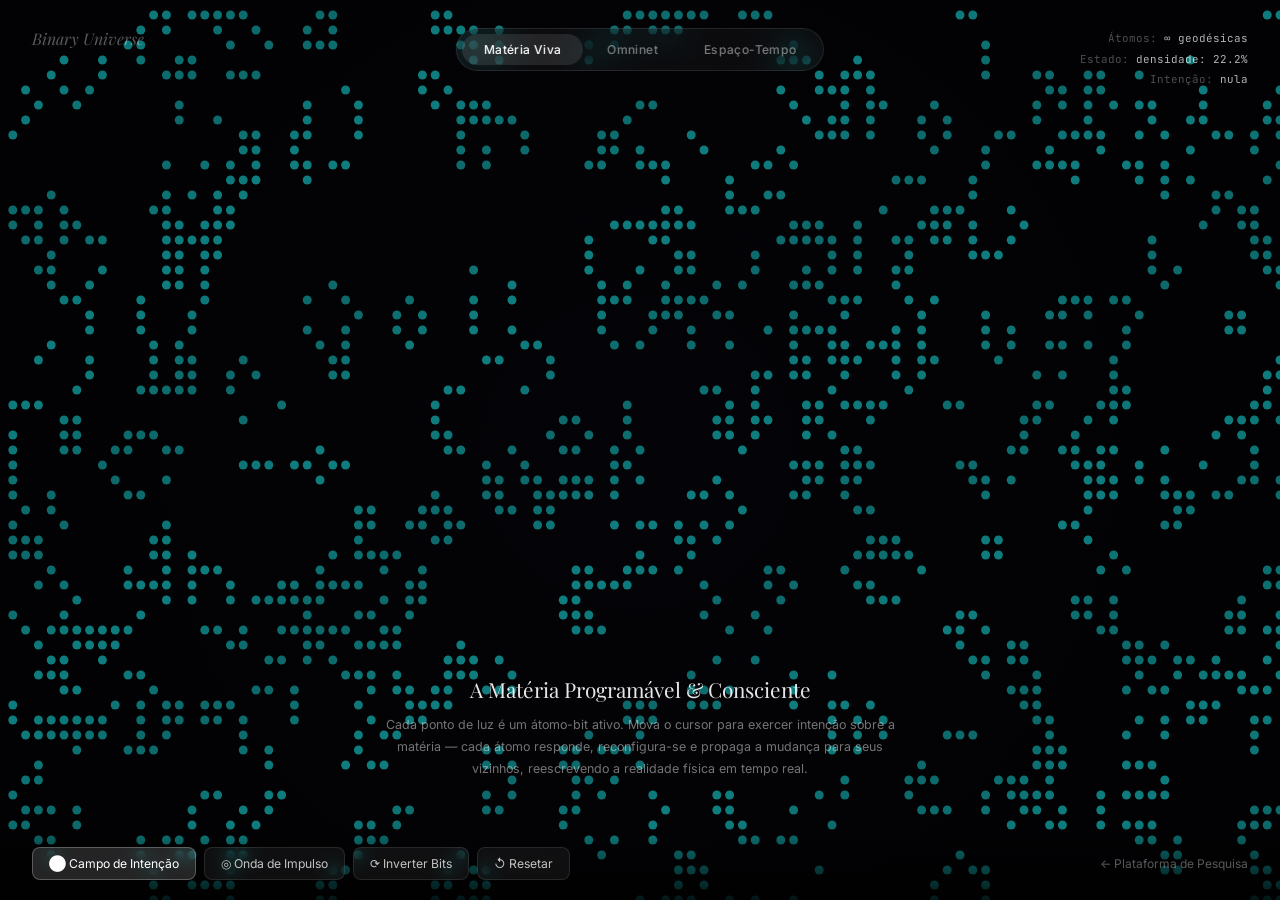
<file: cosmos.html>
<!DOCTYPE html>
<html lang="pt-BR">
<head>
  <meta charset="UTF-8"/>
  <meta name="viewport" content="width=device-width, initial-scale=1.0"/>
  <title>COSMOS — Matéria, Consciência & Espaço-Tempo</title>
  <link rel="preconnect" href="https://fonts.googleapis.com"/>
  <link href="https://fonts.googleapis.com/css2?family=Inter:wght@300;400;500&family=Playfair+Display:ital,wght@0,400;1,400&family=JetBrains+Mono:wght@400&display=swap" rel="stylesheet"/>
  <style>
*,*::before,*::after{box-sizing:border-box;margin:0;padding:0}
:root{
  --bg:#000000;
  --font:'Inter',sans-serif;
  --serif:'Playfair Display',Georgia,serif;
  --mono:'JetBrains Mono',monospace;
}
html,body{width:100%;height:100%;overflow:hidden;background:#000;color:#fff;}
canvas#c{position:fixed;inset:0;display:block;z-index:0;}

/* ── Overlay HUD ─────────────────────────────── */
#hud{position:fixed;inset:0;z-index:10;pointer-events:none;}

/* ── Mode selector (center-top pill) ─────────── */
.mode-bar{
  position:absolute;top:28px;left:50%;transform:translateX(-50%);
  display:flex;gap:2px;align-items:center;
  background:rgba(255,255,255,.04);
  border:1px solid rgba(255,255,255,.1);
  border-radius:50px;padding:5px;
  pointer-events:all;
  backdrop-filter:blur(16px);
}
.mode-pill{
  padding:8px 22px;border-radius:50px;
  font-family:var(--font);font-size:.76rem;font-weight:500;
  cursor:pointer;color:rgba(255,255,255,.45);
  border:none;background:transparent;
  transition:all .25s;letter-spacing:.03em;
}
.mode-pill.active{
  background:rgba(255,255,255,.1);
  color:#fff;
}

/* ── Title (top-left) ────────────────────────── */
.title-block{
  position:absolute;top:28px;left:32px;
  font-family:var(--serif);font-size:1rem;
  color:rgba(255,255,255,.35);
  font-style:italic;
}

/* ── Stats (top-right) ───────────────────────── */
.stats-block{
  position:absolute;top:28px;right:32px;
  font-family:var(--mono);font-size:.68rem;
  color:rgba(255,255,255,.3);
  text-align:right;line-height:1.9;
}
.stats-block span{color:rgba(255,255,255,.7);}

/* ── Concept text (center) ───────────────────── */
.concept{
  position:absolute;left:50%;bottom:120px;
  transform:translateX(-50%);
  text-align:center;max-width:520px;
  opacity:0;transition:opacity .8s;
}
.concept.visible{opacity:1;}
.concept h2{
  font-family:var(--serif);font-size:1.3rem;
  font-weight:400;color:rgba(255,255,255,.9);
  margin-bottom:10px;line-height:1.4;
}
.concept p{
  font-family:var(--font);font-size:.78rem;
  color:rgba(255,255,255,.45);line-height:1.75;
}

/* ── Bottom controls ─────────────────────────── */
.bottom-bar{
  position:absolute;bottom:0;left:0;right:0;
  padding:20px 32px;
  display:flex;align-items:center;justify-content:space-between;
  background:linear-gradient(to top,rgba(0,0,0,.8),transparent);
  pointer-events:all;
}
.ctrl-group{display:flex;gap:8px;flex-wrap:wrap;}
.ctrl{
  padding:8px 16px;border-radius:8px;
  background:rgba(255,255,255,.06);
  border:1px solid rgba(255,255,255,.1);
  color:rgba(255,255,255,.75);
  font-family:var(--font);font-size:.76rem;
  cursor:pointer;transition:all .18s;
  backdrop-filter:blur(8px);
}
.ctrl:hover{background:rgba(255,255,255,.12);color:#fff;}
.ctrl.on{background:rgba(255,255,255,.14);border-color:rgba(255,255,255,.25);color:#fff;}

.back-link{font-family:var(--font);font-size:.75rem;color:rgba(255,255,255,.35);text-decoration:none;}
.back-link:hover{color:#fff;}

/* ── Loading ─────────────────────────────────── */
#loading{
  position:fixed;inset:0;z-index:100;
  background:#000;
  display:flex;flex-direction:column;align-items:center;justify-content:center;
  gap:20px;transition:opacity .8s;
}
.load-text{font-family:var(--serif);font-size:1.5rem;font-style:italic;color:rgba(255,255,255,.5);}
.load-sub{font-family:var(--mono);font-size:.7rem;color:rgba(255,255,255,.2);letter-spacing:.1em;}
.load-line{
  width:200px;height:1px;background:rgba(255,255,255,.1);
  position:relative;overflow:hidden;
}
.load-line::after{
  content:'';position:absolute;top:0;left:-100%;width:100%;height:100%;
  background:rgba(255,255,255,.6);animation:loadSlide 1.2s infinite;
}
@keyframes loadSlide{to{left:100%}}

/* ── Pulse ring ──────────────────────────────── */
.pulse-ring{
  position:absolute;border-radius:50%;
  border:1px solid rgba(255,255,255,.1);
  animation:pulseOut 3s infinite;
  pointer-events:none;
}
@keyframes pulseOut{
  0%{transform:scale(0);opacity:.6}
  100%{transform:scale(3);opacity:0}
}
  </style>
</head>
<body>

<div id="loading">
  <div class="load-text">COSMOS</div>
  <div class="load-line"></div>
  <div class="load-sub">compilando realidade…</div>
</div>

<canvas id="c"></canvas>

<div id="hud">
  <div class="title-block">Binary Universe</div>

  <div class="mode-bar">
    <button class="mode-pill active" data-mode="0">Matéria Viva</button>
    <button class="mode-pill" data-mode="1">Omninet</button>
    <button class="mode-pill" data-mode="2">Espaço-Tempo</button>
  </div>

  <div class="stats-block" id="stats">
    Átomos: <span id="sAtoms">—</span><br>
    Estado: <span id="sState">—</span><br>
    Intenção: <span id="sIntent">nula</span>
  </div>

  <div class="concept" id="concept">
    <h2 id="cTitle"></h2>
    <p id="cDesc"></p>
  </div>

  <div class="bottom-bar">
    <div class="ctrl-group">
      <button class="ctrl on" id="btnIntent">⬤ Campo de Intenção</button>
      <button class="ctrl" id="btnWave">◎ Onda de Impulso</button>
      <button class="ctrl" id="btnFlip">⟳ Inverter Bits</button>
      <button class="ctrl" id="btnReset">↺ Resetar</button>
    </div>
    <a class="back-link" href="research.html">← Plataforma de Pesquisa</a>
  </div>
</div>

<script>
/* ═══════════════════════════════════════════════
   COSMOS ENGINE — Matéria Programável & Espaço-Tempo
   ═══════════════════════════════════════════════ */
const canvas = document.getElementById('c');
const ctx    = canvas.getContext('2d');
let W = canvas.width  = innerWidth;
let H = canvas.height = innerHeight;

/* ── Global state ─────────────────────────────── */
let mode = 0;
let intentionOn = true;
let mouse = { x: W/2, y: H/2, active: false };
let time = 0;
let raf;

/* ── Concepts per mode ────────────────────────── */
const CONCEPTS = [
  {
    title: 'A Matéria Programável & Consciente',
    desc:  'Cada ponto de luz é um átomo-bit ativo. Mova o cursor para exercer intenção sobre a matéria — cada átomo responde, reconfigura-se e propaga a mudança para seus vizinhos, reescrevendo a realidade física em tempo real.'
  },
  {
    title: 'O Omninet — Rede de Consciências Distribuídas',
    desc:  'A informação não é buscada — é sentida. Cada nó é uma consciência. Clique para emitir um sinal de empatia e observe como a experiência se propaga instantaneamente por toda a rede da humanidade.'
  },
  {
    title: 'Gravidade & Tempo como Variáveis Maleáveis',
    desc:  'O tecido do espaço-tempo se curva sob a intenção. Mova o cursor para criar uma massa virtual e observe a curvatura das geodésicas e a dilatação temporal nas zonas de alta curvatura.'
  }
];

/* ══════════════════════════════════════════════
   MODE 0 — SMART MATTER (Cellular Automaton)
   Campo de 80×50 células. Cada célula = 1 bit.
   Regras: B3/S23 (Conway) + campo de intenção.
══════════════════════════════════════════════ */
const COLS = 100, ROWS = 60;
let cells = [], nextCells = [], cellW, cellH;
let intentRadius = 80;

function initMatter(){
  cellW = W / COLS; cellH = H / ROWS;
  cells = Array.from({length:ROWS},()=>Array.from({length:COLS},()=>Math.random()<0.25?1:0));
  nextCells = cells.map(r=>[...r]);
  document.getElementById('sAtoms').textContent = (COLS*ROWS).toLocaleString();
  document.getElementById('sState').textContent = 'Autômato Celular';
}

function stepMatter(){
  let alive = 0;
  for(let r=0;r<ROWS;r++){
    for(let c=0;c<COLS;c++){
      // Neighbourhood sum (Moore)
      let n=0;
      for(let dr=-1;dr<=1;dr++) for(let dc=-1;dc<=1;dc++){
        if(dr===0&&dc===0) continue;
        const nr=(r+dr+ROWS)%ROWS, nc=(c+dc+COLS)%COLS;
        n+=cells[nr][nc];
      }
      const cur = cells[r][c];
      // Conway B3/S23
      let next = cur===1 ? (n===2||n===3?1:0) : (n===3?1:0);

      // Intention field from mouse
      if(intentionOn && mouse.active){
        const px=c*cellW+cellW/2, py=r*cellH+cellH/2;
        const dist=Math.hypot(px-mouse.x, py-mouse.y);
        if(dist < intentRadius){
          const strength = 1 - dist/intentRadius;
          if(Math.random() < strength*0.35) next = 1;
        }
      }
      nextCells[r][c] = next;
      alive += next;
    }
  }
  cells = nextCells.map(r=>[...r]);
  document.getElementById('sIntent').textContent = mouse.active ? `r=${intentRadius}px` : 'nula';
  return alive;
}

function drawMatter(){
  ctx.clearRect(0,0,W,H);
  // Background gradient
  const bg = ctx.createRadialGradient(W/2,H/2,0,W/2,H/2,Math.max(W,H));
  bg.addColorStop(0,'#040408');
  bg.addColorStop(1,'#000000');
  ctx.fillStyle=bg;ctx.fillRect(0,0,W,H);

  const alive = stepMatter();
  const density = alive/(COLS*ROWS);

  for(let r=0;r<ROWS;r++){
    for(let c=0;c<COLS;c++){
      if(!cells[r][c]) continue;
      const x=c*cellW, y=r*cellH;
      const px=x+cellW/2, py=y+cellH/2;
      const distMouse = mouse.active ? Math.hypot(px-mouse.x, py-mouse.y) : 999;
      const influence = intentionOn&&mouse.active ? Math.max(0,1-distMouse/intentRadius) : 0;

      // Color: teal→white under intention, default cyan
      const hue   = 180 - influence*40;
      const light = 45 + influence*40;
      const alpha = 0.55 + influence*0.45 + Math.sin(time*2+r*0.3+c*0.2)*0.05;

      ctx.beginPath();
      ctx.arc(px+cellW/2, py+cellH/2, Math.max(1, cellW*0.35 + influence*cellW*0.4), 0, Math.PI*2);
      ctx.fillStyle = `hsla(${hue},80%,${light}%,${alpha})`;
      ctx.fill();

      if(influence>0.4){
        ctx.beginPath();
        ctx.arc(px+cellW/2, py+cellH/2, cellW*0.8, 0, Math.PI*2);
        ctx.fillStyle = `hsla(${hue},90%,80%,${(influence-0.4)*0.15})`;
        ctx.fill();
      }
    }
  }

  // Intention aura
  if(intentionOn && mouse.active){
    const gr = ctx.createRadialGradient(mouse.x,mouse.y,0,mouse.x,mouse.y,intentRadius);
    gr.addColorStop(0,'rgba(100,255,220,.08)');
    gr.addColorStop(0.6,'rgba(100,255,220,.03)');
    gr.addColorStop(1,'rgba(100,255,220,0)');
    ctx.beginPath();ctx.arc(mouse.x,mouse.y,intentRadius,0,Math.PI*2);
    ctx.fillStyle=gr;ctx.fill();
    // Ring
    ctx.beginPath();ctx.arc(mouse.x,mouse.y,intentRadius,0,Math.PI*2);
    ctx.strokeStyle='rgba(100,255,220,.2)';ctx.lineWidth=1;ctx.stroke();
  }

  document.getElementById('sState').textContent=`densidade: ${(density*100).toFixed(1)}%`;
}

/* ══════════════════════════════════════════════
   MODE 1 — OMNINET (Distributed Consciousness)
   Rede de ~120 nós. Propagação em ondas.
══════════════════════════════════════════════ */
const N_NODES = 140;
let nodes = [], edges = [], signals = [];
let omniFired = false;

function initOmninet(){
  nodes = Array.from({length:N_NODES},(_,i)=>({
    id: i,
    x: Math.random()*W, y: Math.random()*H,
    state: 0, // 0=quiet, 1=active, 2=resonating
    phase: Math.random()*Math.PI*2,
    radius: 2.5+Math.random()*3,
    memory: 0, // how long it's been active
    connections: []
  }));

  // Build edges (k-nearest with max 5 conns)
  edges = [];
  nodes.forEach(a=>{
    const sorted = nodes.filter(b=>b.id!==a.id)
      .sort((b,c)=>Math.hypot(b.x-a.x,b.y-a.y)-Math.hypot(c.x-a.x,c.y-a.y))
      .slice(0,5);
    sorted.forEach(b=>{
      if(!edges.find(e=>(e.a===b.id&&e.b===a.id)||(e.a===a.id&&e.b===b.id))){
        edges.push({a:a.id,b:b.id,alpha:0,pulse:0});
      }
      if(!a.connections.includes(b.id)) a.connections.push(b.id);
    });
  });

  signals = [];
  document.getElementById('sAtoms').textContent = N_NODES+' consciências';
  document.getElementById('sState').textContent = 'Rede em equilíbrio';
  document.getElementById('sIntent').textContent = 'clique para emitir';
}

function fireSignal(srcX, srcY){
  // Find nearest node
  const src = nodes.reduce((best,n)=>
    Math.hypot(n.x-srcX,n.y-srcY)<Math.hypot(best.x-srcX,best.y-srcY)?n:best, nodes[0]);
  src.state=1;src.memory=80;
  signals.push({from:src.id,to:src.connections.slice(),progress:0,speed:.035});
}

function stepOmninet(){
  // Propagate signals
  const newSigs=[];
  signals.forEach(sig=>{
    sig.progress+=sig.speed;
    if(sig.progress>=1){
      sig.to.forEach(tid=>{
        const t=nodes[tid];
        if(t.state===0){
          t.state=1;t.memory=60;
          // Propagate further
          newSigs.push({from:tid,to:t.connections.filter(c=>nodes[c].state===0),progress:0,speed:.025});
          // Light edge
          const e=edges.find(e=>(e.a===sig.from&&e.b===tid)||(e.b===sig.from&&e.a===tid));
          if(e){e.alpha=1;e.pulse=1;}
        }
      });
    } else {
      newSigs.push(sig);
    }
  });
  signals.length=0;signals.push(...newSigs);

  // Decay nodes
  nodes.forEach(n=>{
    if(n.memory>0){n.memory--;if(n.memory===0)n.state=2;}
    if(n.state===2&&Math.random()<0.005)n.state=0;
  });

  // Decay edges
  edges.forEach(e=>{e.alpha=Math.max(0,e.alpha-0.012);e.pulse=Math.max(0,e.pulse-0.05);});

  const active=nodes.filter(n=>n.state>0).length;
  document.getElementById('sState').textContent=`${active} consciências ativas`;
  document.getElementById('sIntent').textContent=signals.length>0?`propagando ${signals.length}`:active>0?'ressoando':'equilíbrio';
}

function drawOmninet(){
  ctx.clearRect(0,0,W,H);
  ctx.fillStyle='#000';ctx.fillRect(0,0,W,H);

  stepOmninet();

  // Draw edges
  edges.forEach(e=>{
    if(e.alpha<0.01) return;
    const a=nodes[e.a],b=nodes[e.b];
    ctx.beginPath();ctx.moveTo(a.x,a.y);ctx.lineTo(b.x,b.y);
    const col=e.pulse>0.3?`rgba(200,160,255,${e.alpha*0.9})`:`rgba(255,255,255,${e.alpha*0.25})`;
    ctx.strokeStyle=col;ctx.lineWidth=e.pulse>0.3?1.5:0.5;ctx.stroke();
  });

  // Draw nodes
  nodes.forEach(n=>{
    const pulse = Math.sin(time*1.5+n.phase)*0.3+0.7;
    let col, glowR, glowA;
    if(n.state===1){col='rgba(200,160,255,1)';glowR=n.radius*8;glowA=0.25;}
    else if(n.state===2){col='rgba(120,90,200,0.8)';glowR=n.radius*4;glowA=0.12;}
    else{col=`rgba(255,255,255,${0.15*pulse})`;glowR=0;glowA=0;}

    if(glowR>0){
      const gr=ctx.createRadialGradient(n.x,n.y,0,n.x,n.y,glowR);
      gr.addColorStop(0,`rgba(200,160,255,${glowA})`);
      gr.addColorStop(1,'rgba(200,160,255,0)');
      ctx.beginPath();ctx.arc(n.x,n.y,glowR,0,Math.PI*2);ctx.fillStyle=gr;ctx.fill();
    }
    ctx.beginPath();ctx.arc(n.x,n.y,n.radius*(n.state===1?1.8:1),0,Math.PI*2);
    ctx.fillStyle=col;ctx.fill();
  });

  // Mouse intention ring on omninet
  if(mouse.active){
    ctx.beginPath();ctx.arc(mouse.x,mouse.y,12,0,Math.PI*2);
    ctx.strokeStyle='rgba(200,160,255,.4)';ctx.lineWidth=1;ctx.stroke();
  }
}

/* ══════════════════════════════════════════════
   MODE 2 — SPACETIME CURVATURE
   Grid de linhas geodésicas + partículas em órbita.
   Curvatura por massa virtual no cursor.
══════════════════════════════════════════════ */
const GRID_LINES = 28;
let stParticles = [], massField = [];

function initSpacetime(){
  stParticles = Array.from({length:80},()=>({
    x:Math.random()*W, y:Math.random()*H,
    vx:(Math.random()-.5)*0.8, vy:(Math.random()-.5)*0.8,
    size:0.8+Math.random()*1.2,
    age:0, life:200+Math.random()*300,
    phase:Math.random()*Math.PI*2
  }));
  document.getElementById('sAtoms').textContent='∞ geodésicas';
  document.getElementById('sState').textContent='Espaço-tempo plano';
  document.getElementById('sIntent').textContent='mova o cursor';
}

function curvature(px,py,mx,my,G=18000){
  const dx=px-mx,dy=py-my;
  const r2=dx*dx+dy*dy+100;
  return G/r2;
}

function drawSpacetime(){
  ctx.clearRect(0,0,W,H);
  ctx.fillStyle='#000';ctx.fillRect(0,0,W,H);

  const mx = mouse.active ? mouse.x : W/2;
  const my = mouse.active ? mouse.y : H/2;
  const G  = mouse.active ? 24000 : 4000;

  // Draw warped grid
  const step = W / GRID_LINES;
  ctx.lineWidth=0.4;

  // Horizontal geodesics
  for(let row=0;row<=GRID_LINES;row++){
    const gy0 = row/GRID_LINES*H;
    ctx.beginPath();
    for(let xi=0;xi<=W;xi+=4){
      const cur = curvature(xi,gy0,mx,my,G);
      const dx=xi-mx,dy=gy0-my;
      const len=Math.hypot(dx,dy)||1;
      const deflect = -cur*(dy/len)*0.18;
      const px=xi, py=gy0+deflect;
      xi===0?ctx.moveTo(px,py):ctx.lineTo(px,py);
    }
    const distToMass=Math.abs(gy0-my)/H;
    const a=0.04+0.18*(1-distToMass);
    ctx.strokeStyle=`rgba(255,255,255,${a})`;ctx.stroke();
  }

  // Vertical geodesics
  for(let col=0;col<=GRID_LINES;col++){
    const gx0 = col/GRID_LINES*W;
    ctx.beginPath();
    for(let yi=0;yi<=H;yi+=4){
      const cur = curvature(gx0,yi,mx,my,G);
      const dx=gx0-mx,dy=yi-my;
      const len=Math.hypot(dx,dy)||1;
      const deflect = -cur*(dx/len)*0.18;
      const px=gx0+deflect, py=yi;
      yi===0?ctx.moveTo(px,py):ctx.lineTo(px,py);
    }
    const distToMass=Math.abs(gx0-mx)/W;
    const a=0.04+0.18*(1-distToMass);
    ctx.strokeStyle=`rgba(255,255,255,${a})`;ctx.stroke();
  }

  // Time dilation rings from mass point
  for(let i=1;i<=5;i++){
    const r=i*50;
    const timeDil=1/(1+G/(r*r*8));
    ctx.beginPath();ctx.arc(mx,my,r+Math.sin(time*timeDil*3+i)*3,0,Math.PI*2);
    ctx.strokeStyle=`rgba(100,200,255,${0.12/i})`;ctx.lineWidth=1;ctx.stroke();
  }

  // Mass singularity at cursor
  if(mouse.active){
    const singGr=ctx.createRadialGradient(mx,my,0,mx,my,60);
    singGr.addColorStop(0,'rgba(255,255,255,.25)');
    singGr.addColorStop(0.3,'rgba(100,200,255,.1)');
    singGr.addColorStop(1,'rgba(0,0,0,0)');
    ctx.beginPath();ctx.arc(mx,my,60,0,Math.PI*2);
    ctx.fillStyle=singGr;ctx.fill();
    ctx.beginPath();ctx.arc(mx,my,5,0,Math.PI*2);
    ctx.fillStyle='white';ctx.fill();
  }

  // Particles following geodesics
  stParticles.forEach(p=>{
    const cur=curvature(p.x,p.y,mx,my,G);
    const dx=mx-p.x,dy=my-p.y;
    const len=Math.hypot(dx,dy)||1;
    // Gravitational acceleration
    p.vx+=dx/len*cur*0.0012;
    p.vy+=dy/len*cur*0.0012;
    // Damp (prevent collapse)
    const speed=Math.hypot(p.vx,p.vy);
    if(speed>3){p.vx*=3/speed;p.vy*=3/speed;}
    p.x+=p.vx;p.y+=p.vy;p.age++;
    // Wrap or respawn
    if(p.age>p.life||p.x<-10||p.x>W+10||p.y<-10||p.y>H+10){
      p.x=Math.random()*W;p.y=Math.random()*H;
      p.vx=(Math.random()-.5)*0.8;p.vy=(Math.random()-.5)*0.8;
      p.age=0;p.life=200+Math.random()*300;
    }
    // Time dilation effect: particles near mass move slower (appear dimmer)
    const distM=Math.hypot(p.x-mx,p.y-my);
    const td=Math.min(1,distM/200);
    const alpha=(0.3+td*0.5)*(1-p.age/p.life);
    ctx.beginPath();ctx.arc(p.x,p.y,p.size,0,Math.PI*2);
    ctx.fillStyle=`rgba(150,220,255,${alpha})`;ctx.fill();
  });

  const maxCur=curvature(mx,my,mx,my,G);
  document.getElementById('sState').textContent=`curvatura: ${(Math.min(maxCur,9999)).toFixed(0)} u`;
  document.getElementById('sIntent').textContent=mouse.active?'massa virtual ativa':'pontual mínimo';
}

/* ══════════════════════════════════════════════
   MAIN LOOP
══════════════════════════════════════════════ */
const drawFns = [drawMatter, drawOmninet, drawSpacetime];
const initFns = [initMatter, initOmninet, initSpacetime];

function init(){
  initMatter();initOmninet();initSpacetime();
  showConcept();
}

function loop(){
  raf=requestAnimationFrame(loop);
  time+=0.016;
  drawFns[mode]();
}

/* ── Mode switching ───────────────────────────── */
document.querySelectorAll('.mode-pill').forEach(btn=>{
  btn.addEventListener('click',()=>{
    mode=parseInt(btn.dataset.mode);
    document.querySelectorAll('.mode-pill').forEach(b=>b.classList.remove('active'));
    btn.classList.add('active');
    showConcept();
    // Re-init this mode
    initFns[mode]();
  });
});

function showConcept(){
  const el=document.getElementById('concept');
  el.classList.remove('visible');
  setTimeout(()=>{
    document.getElementById('cTitle').textContent=CONCEPTS[mode].title;
    document.getElementById('cDesc').textContent=CONCEPTS[mode].desc;
    el.classList.add('visible');
  },200);
  // Auto-hide after 8s
  setTimeout(()=>el.classList.remove('visible'),8000);
}

/* ── Mouse ────────────────────────────────────── */
canvas.addEventListener('mousemove',e=>{
  mouse.x=e.clientX;mouse.y=e.clientY;mouse.active=true;
});
canvas.addEventListener('mouseleave',()=>mouse.active=false);
canvas.addEventListener('click',e=>{
  if(mode===1) fireSignal(e.clientX,e.clientY);
});

/* ── Buttons ──────────────────────────────────── */
document.getElementById('btnIntent').addEventListener('click',function(){
  intentionOn=!intentionOn;this.classList.toggle('on',intentionOn);
});

document.getElementById('btnWave').addEventListener('click',()=>{
  if(mode===0){
    // Seed random pattern
    for(let r=0;r<ROWS;r++) for(let c=0;c<COLS;c++)
      if(Math.random()<0.04) cells[r][c]=1;
  } else if(mode===1){
    fireSignal(W/2,H/2);
  } else if(mode===2){
    stParticles.forEach(p=>{p.vx*=-1;p.vy*=-1;});
  }
});

document.getElementById('btnFlip').addEventListener('click',()=>{
  if(mode===0){
    for(let r=0;r<ROWS;r++) for(let c=0;c<COLS;c++) cells[r][c]^=1;
  } else if(mode===1){
    nodes.forEach(n=>{if(n.state===0)n.state=1;else n.state=0;});
  }
});

document.getElementById('btnReset').addEventListener('click',()=>initFns[mode]());

/* ── Resize ───────────────────────────────────── */
window.addEventListener('resize',()=>{
  W=canvas.width=innerWidth;H=canvas.height=innerHeight;
  initFns[mode]();
});

/* ── Start ────────────────────────────────────── */
const loader=document.getElementById('loading');
init();
setTimeout(()=>{
  loader.style.opacity='0';
  setTimeout(()=>loader.style.display='none',800);
  loop();
},1200);
</script>
</body>
</html>
</file>
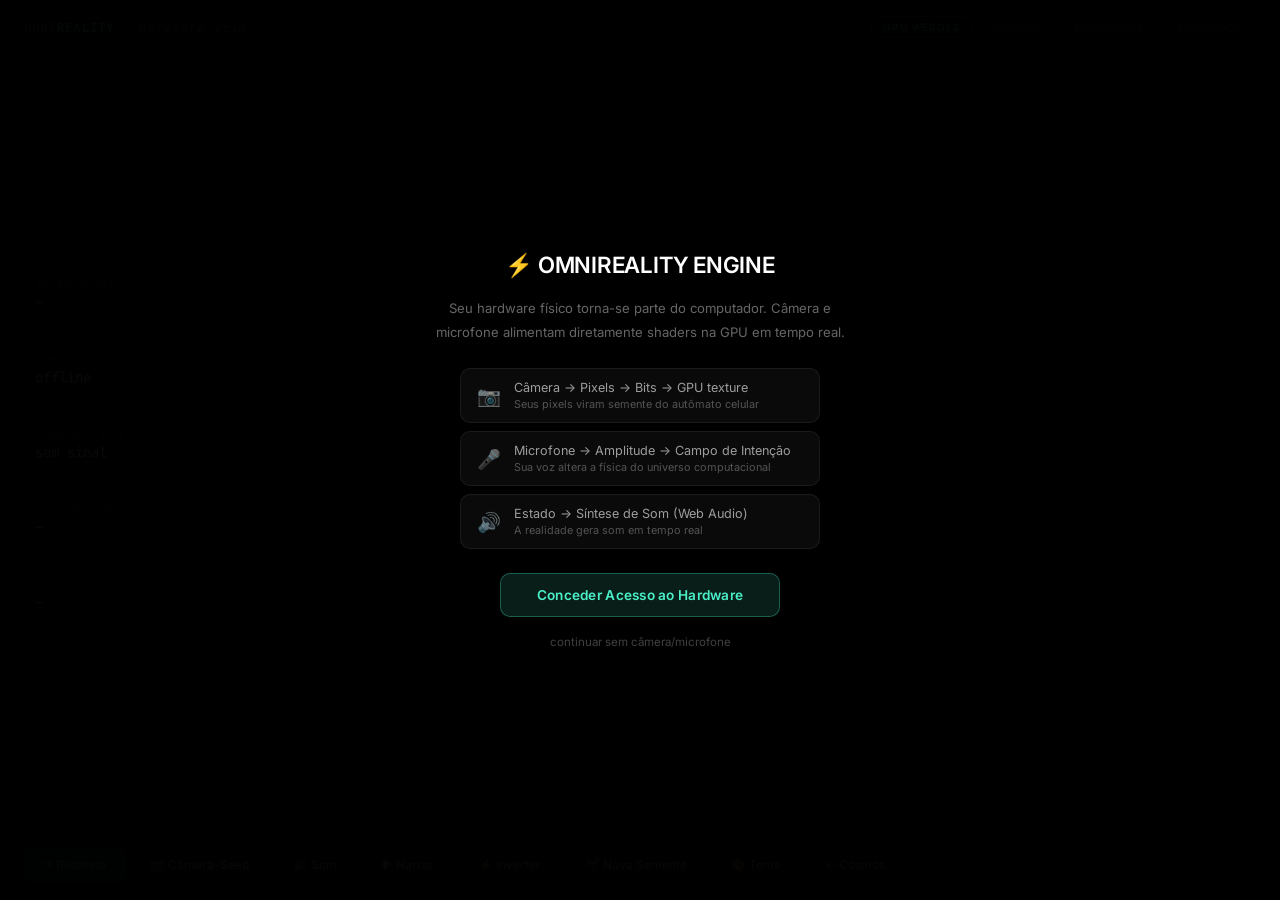
<file: omnireality.html>
<!DOCTYPE html>
<html lang="pt-BR">
<head>
  <meta charset="UTF-8"/>
  <meta name="viewport" content="width=device-width, initial-scale=1.0"/>
  <title>OMNIREALITY — Realidade Computável</title>
  <link href="https://fonts.googleapis.com/css2?family=Inter:wght@300;400;500;600&family=JetBrains+Mono:wght@400;700&display=swap" rel="stylesheet"/>
  <style>
*,*::before,*::after{box-sizing:border-box;margin:0;padding:0}
html,body{width:100%;height:100%;overflow:hidden;background:#000;color:#fff;font-family:'Inter',sans-serif;}

/* ── Canvas ──────────────────────────────────── */
#glCanvas{position:fixed;inset:0;width:100%;height:100%;display:block;}
video,#cam2d{position:fixed;opacity:0;pointer-events:none;top:-9999px;}

/* ── HUD ─────────────────────────────────────── */
#hud{position:fixed;inset:0;z-index:10;pointer-events:none;}

.top-bar{
  position:absolute;top:0;left:0;right:0;
  padding:16px 24px;
  display:flex;align-items:center;justify-content:space-between;
  background:linear-gradient(to bottom,rgba(0,0,0,.9) 0%,transparent 100%);
}

.brand{font-family:'JetBrains Mono',monospace;font-size:.78rem;letter-spacing:.1em;color:rgba(255,255,255,.5);}
.brand b{color:#4af0c8;}

.chips{display:flex;gap:8px;}
.chip{
  padding:4px 12px;border-radius:99px;font-size:.63rem;font-weight:600;
  letter-spacing:.08em;text-transform:uppercase;
  border:1px solid rgba(255,255,255,.1);
  color:rgba(255,255,255,.3);background:rgba(0,0,0,.5);
  transition:all .3s;
}
.chip.on{border-color:rgba(74,240,200,.5);color:#4af0c8;background:rgba(74,240,200,.06);}
.chip.live{border-color:rgba(248,113,113,.5);color:#f87171;background:rgba(248,113,113,.06);}
.chip.live::before{content:'● ';animation:bl .7s infinite;}
@keyframes bl{50%{opacity:0}}

/* ── Left Panel ──────────────────────────────── */
.left-panel{
  position:absolute;left:20px;top:50%;transform:translateY(-50%);
  display:flex;flex-direction:column;gap:10px;width:190px;
}
.data-card{
  background:rgba(0,0,0,.75);border:1px solid rgba(255,255,255,.07);
  border-radius:10px;padding:11px 14px;backdrop-filter:blur(12px);
}
.dc-label{font-size:.6rem;color:rgba(255,255,255,.3);letter-spacing:.1em;text-transform:uppercase;margin-bottom:5px;}
.dc-val{font-family:'JetBrains Mono',monospace;font-size:.88rem;color:#fff;line-height:1;}
.dc-bar{height:3px;background:rgba(255,255,255,.08);border-radius:2px;margin-top:8px;overflow:hidden;}
.dc-fill{height:100%;border-radius:2px;transition:width .15s ease;}

/* ── Bottom bar ──────────────────────────────── */
.bot-bar{
  position:absolute;bottom:0;left:0;right:0;
  padding:18px 24px;
  display:flex;align-items:center;justify-content:space-between;
  background:linear-gradient(to top,rgba(0,0,0,.92) 0%,transparent 100%);
  pointer-events:all;
}
.btn-row{display:flex;gap:6px;flex-wrap:wrap;}
.hbtn{
  padding:9px 18px;border-radius:8px;cursor:pointer;
  font-family:'Inter',sans-serif;font-size:.75rem;font-weight:500;
  border:1px solid rgba(255,255,255,.12);
  background:rgba(255,255,255,.05);color:rgba(255,255,255,.7);
  transition:all .18s;
}
.hbtn:hover{background:rgba(255,255,255,.12);color:#fff;transform:translateY(-1px);}
.hbtn.on{background:rgba(74,240,200,.1);border-color:rgba(74,240,200,.35);color:#4af0c8;}

/* ── Speech box ──────────────────────────────── */
.speech-box{
  position:absolute;bottom:90px;left:50%;transform:translateX(-50%);
  background:rgba(0,0,0,.8);border:1px solid rgba(255,255,255,.08);
  border-radius:10px;padding:10px 16px;
  font-size:.76rem;color:rgba(255,255,255,.6);line-height:1.6;
  max-width:400px;text-align:center;
  backdrop-filter:blur(10px);
  opacity:0;transition:opacity .5s;pointer-events:none;
}
.speech-box.show{opacity:1;}

/* ── Permission overlay ───────────────────────── */
#perm{
  position:fixed;inset:0;z-index:100;
  background:rgba(0,0,0,.97);
  display:flex;flex-direction:column;align-items:center;justify-content:center;
  gap:18px;padding:40px;text-align:center;
}
.p-title{font-size:1.4rem;font-weight:600;color:#fff;letter-spacing:-.01em;}
.p-sub{font-size:.82rem;color:rgba(255,255,255,.4);max-width:420px;line-height:1.8;}
.p-list{display:flex;flex-direction:column;gap:8px;width:100%;max-width:360px;margin:6px 0;}
.p-item{
  display:flex;align-items:center;gap:13px;padding:11px 16px;
  background:rgba(255,255,255,.04);border:1px solid rgba(255,255,255,.07);
  border-radius:10px;font-size:.79rem;color:rgba(255,255,255,.6);text-align:left;
}
.p-item .ico{font-size:1.2rem;}
.p-item .ptxt{}
.p-item .psub{font-size:.68rem;color:rgba(255,255,255,.3);margin-top:2px;}
.grant-btn{
  padding:13px 36px;border-radius:10px;border:none;cursor:pointer;
  background:rgba(74,240,200,.12);border:1px solid rgba(74,240,200,.3);
  color:#4af0c8;font-family:'Inter',sans-serif;font-size:.85rem;font-weight:600;
  transition:all .2s;letter-spacing:.02em;
}
.grant-btn:hover{background:rgba(74,240,200,.22);}
.skip-btn{
  font-size:.72rem;color:rgba(255,255,255,.25);cursor:pointer;
  background:none;border:none;font-family:'Inter',sans-serif;
  transition:color .2s;
}
.skip-btn:hover{color:rgba(255,255,255,.5);}
  </style>
</head>
<body>

<video id="vid" autoplay muted playsinline></video>
<canvas id="cam2d"></canvas>
<canvas id="glCanvas"></canvas>

<!-- HUD -->
<div id="hud">
  <div class="top-bar">
    <div class="brand">OMNI<b>REALITY</b> — hardware vivo</div>
    <div class="chips">
      <div class="chip" id="cGpu">GPU WebGL2</div>
      <div class="chip" id="cCam">Câmera</div>
      <div class="chip" id="cMic">Microfone</div>
      <div class="chip" id="cSpk">Narrador</div>
    </div>
  </div>

  <div class="left-panel">
    <div class="data-card">
      <div class="dc-label">Entropia H(X)</div>
      <div class="dc-val" id="dEnt">—</div>
      <div class="dc-bar"><div class="dc-fill" id="dEntB" style="width:0%;background:#4af0c8"></div></div>
    </div>
    <div class="data-card">
      <div class="dc-label">Amplitude (mic)</div>
      <div class="dc-val" id="dMic">offline</div>
      <div class="dc-bar"><div class="dc-fill" id="dMicB" style="width:0%;background:#f472b6"></div></div>
    </div>
    <div class="data-card">
      <div class="dc-label">Câmera → Bits</div>
      <div class="dc-val" id="dCam">sem sinal</div>
      <div class="dc-bar"><div class="dc-fill" id="dCamB" style="width:0%;background:#60a5fa"></div></div>
    </div>
    <div class="data-card">
      <div class="dc-label">Células vivas</div>
      <div class="dc-val" id="dAlive">—</div>
      <div class="dc-bar"><div class="dc-fill" id="dAliveB" style="width:0%;background:#facc15"></div></div>
    </div>
    <div class="data-card">
      <div class="dc-label">FPS · GPU cycles</div>
      <div class="dc-val" id="dFps">—</div>
      <div class="dc-bar"><div class="dc-fill" id="dFpsB" style="width:0%;background:#a78bfa"></div></div>
    </div>
  </div>

  <div class="speech-box" id="speechBox"></div>

  <div class="bot-bar">
    <div class="btn-row">
      <button class="hbtn on"  id="bRun">⟳ Rodando</button>
      <button class="hbtn"     id="bCam">📷 Câmera-Seed</button>
      <button class="hbtn"     id="bSnd">🔊 Som</button>
      <button class="hbtn"     id="bSpk">🗣 Narrar</button>
      <button class="hbtn"     id="bInv">⚡ Inverter</button>
      <button class="hbtn"     id="bSeed">🌱 Nova Semente</button>
      <button class="hbtn"     id="bMode">🎨 Tema</button>
      <a class="hbtn" href="cosmos.html" style="text-decoration:none">← Cosmos</a>
    </div>
  </div>
</div>

<!-- Permission -->
<div id="perm">
  <div class="p-title">⚡ OMNIREALITY ENGINE</div>
  <div class="p-sub">Seu hardware físico torna-se parte do computador. Câmera e microfone alimentam diretamente shaders na GPU em tempo real.</div>
  <div class="p-list">
    <div class="p-item"><span class="ico">📷</span><div><div class="ptxt">Câmera → Pixels → Bits → GPU texture</div><div class="psub">Seus pixels viram semente do autômato celular</div></div></div>
    <div class="p-item"><span class="ico">🎤</span><div><div class="ptxt">Microfone → Amplitude → Campo de Intenção</div><div class="psub">Sua voz altera a física do universo computacional</div></div></div>
    <div class="p-item"><span class="ico">🔊</span><div><div class="ptxt">Estado → Síntese de Som (Web Audio)</div><div class="psub">A realidade gera som em tempo real</div></div></div>
  </div>
  <button class="grant-btn" id="bGrant">Conceder Acesso ao Hardware</button>
  <button class="skip-btn"  id="bSkip">continuar sem câmera/microfone</button>
</div>

<script>
'use strict';
/* ═══════════════════════════════════════════════════════════
   OMNIREALITY — WebGL2 + Camera + Mic + Audio Synthesis
   ═══════════════════════════════════════════════════════════ */

/* ── Helpers ──────────────────────────────────────────────── */
const $ = id => document.getElementById(id);

/* ── WebGL2 ───────────────────────────────────────────────── */
const glc = $('glCanvas');
const gl  = glc.getContext('webgl2', {
  antialias: false, alpha: false,
  powerPreference: 'high-performance',
  preserveDrawingBuffer: true   // needed for readPixels
});

if(!gl){ alert('WebGL2 não suportado neste navegador. Use Chrome 80+.'); }

let W = glc.width  = innerWidth;
let H = glc.height = innerHeight;

/* ── Simulation size ──────────────────────────────────────── */
const SW = 512, SH = 512;

/* ── GLSL SHADERS ─────────────────────────────────────────── */
const VERT = `#version 300 es
in vec2 aPos;
out vec2 vUV;
void main(){
  vUV = aPos*0.5+0.5;
  gl_Position = vec4(aPos,0.0,1.0);
}`;

/* Compute: one step of the automaton on the GPU */
const COMP_FRAG = `#version 300 es
precision highp float;
precision highp sampler2D;
uniform sampler2D uState;
uniform sampler2D uCam;
uniform vec2      uInvRes;     // 1/SIM_SIZE
uniform vec2      uMouse;      // normalized 0-1
uniform float     uIntentR;    // intention radius (normalized)
uniform float     uIntentStr;  // mic amplitude → strength
uniform float     uCamW;       // camera weight
uniform float     uTime;
uniform int       uFlip;
in  vec2 vUV;
out vec4 oColor;

float cell(vec2 off){
  return texture(uState, fract(vUV + off*uInvRes)).r;
}

float hash(vec2 p){
  return fract(sin(dot(p,vec2(127.1,311.7)))*43758.5453+uTime*0.01);
}

void main(){
  // Moore neighbourhood
  float n = cell(vec2(-1,-1)) + cell(vec2(0,-1)) + cell(vec2(1,-1))
           + cell(vec2(-1, 0))                    + cell(vec2(1, 0))
           + cell(vec2(-1, 1)) + cell(vec2(0, 1)) + cell(vec2(1, 1));

  float cur  = texture(uState, vUV).r;
  float camB = texture(uCam,   vUV).r;
  float age  = texture(uState, vUV).a;

  // Conway B3/S23
  float next = (cur>0.5)
    ? ((n>1.9 && n<3.1) ? 1.0 : 0.0)
    : ((n>2.9 && n<3.1) ? 1.0 : 0.0);

  // Mouse / touch intention field
  float d = distance(vUV, uMouse);
  if(d < uIntentR){
    float str = (1.0 - d/uIntentR) * uIntentStr;
    if(hash(vUV+vec2(13.7,0.0)) < str*0.55) next = 1.0;
  }

  // Camera injection
  if(camB > 0.5 && hash(vUV+vec2(0.0,9.3)) < uCamW*0.4) next = 1.0;

  // Flip
  if(uFlip==1) next = 1.0 - next;

  // Age accumulation
  float newAge = next>0.5 ? min(age+0.025,1.0) : max(age-0.05,0.0);

  oColor = vec4(next, camB, uIntentStr*(d<uIntentR?1.0:0.0), newAge);
}`;

/* Render: beautiful visualization */
const REND_FRAG = `#version 300 es
precision highp float;
uniform sampler2D uState;
uniform float     uTime;
uniform float     uMicAmp;
uniform int       uTheme;
in  vec2 vUV;
out vec4 oColor;

vec3 palette(float t, vec3 a, vec3 b, vec3 c, vec3 d){
  return a + b*cos(6.28318*(c*t+d));
}

void main(){
  vec4 s   = texture(uState, vUV);
  float alive  = s.r;
  float camBit = s.g;
  float intent = s.b;
  float age    = s.a;

  vec3 col = vec3(0.01, 0.01, 0.015);

  if(alive > 0.5){
    // Theme 0: teal/cyan (default)
    // Theme 1: fire (orange/red)
    // Theme 2: matrix (green)
    vec3 c0,c1,c2;
    if(uTheme==0){
      c0 = vec3(0.9, 0.97, 1.0);
      c1 = vec3(0.28,0.94,0.79);
      c2 = vec3(0.05,0.3, 0.5);
    } else if(uTheme==1){
      c0 = vec3(1.0, 0.95, 0.6);
      c1 = vec3(1.0, 0.4, 0.05);
      c2 = vec3(0.4, 0.05,0.01);
    } else {
      c0 = vec3(0.7, 1.0, 0.7);
      c1 = vec3(0.1, 0.9, 0.2);
      c2 = vec3(0.01,0.25,0.03);
    }
    col = age < 0.3 ? mix(c0,c1,age/0.3)
         : age < 0.8 ? mix(c1,c2,(age-0.3)/0.5)
         : c2;
  }

  // Intention field glow
  if(intent > 0.02){
    vec3 ig = vec3(0.7+0.3*sin(uTime),0.15,0.9);
    col = mix(col, ig, min(intent*0.6,0.5));
  }

  // Camera bits: blue tint
  if(camBit > 0.5 && alive < 0.5){
    col = mix(col, vec3(0.1,0.3,1.0), 0.15+sin(uTime*2.0)*0.05);
  }

  // Mic pulse
  col += vec3(uMicAmp * 0.12);

  // Subtle grid lines
  vec2 g = fract(vUV * vec2(512.0));
  float gl2 = max(step(0.97,g.x), step(0.97,g.y));
  col *= 1.0 - gl2*0.35;

  // Vignette
  vec2 uv2 = vUV*2.0-1.0;
  col *= 1.0 - dot(uv2,uv2)*0.38;

  // Chromatic aberration near edges
  float edgeDist = 1.0-min(min(vUV.x,1.0-vUV.x),min(vUV.y,1.0-vUV.y))*8.0;
  col.r = mix(col.r, col.r*1.3, max(0.0,edgeDist)*0.2);
  col.b = mix(col.b, col.b*1.3, max(0.0,edgeDist)*0.2);

  oColor = vec4(clamp(col,0.0,1.0), 1.0);
}`;

/* ── Compile & link ───────────────────────────────────────── */
function mkShader(type, src){
  const s = gl.createShader(type);
  gl.shaderSource(s, src); gl.compileShader(s);
  if(!gl.getShaderParameter(s, gl.COMPILE_STATUS))
    console.error(gl.getShaderInfoLog(s));
  return s;
}
function mkProg(vs, fs){
  const p = gl.createProgram();
  gl.attachShader(p, mkShader(gl.VERTEX_SHADER, vs));
  gl.attachShader(p, mkShader(gl.FRAGMENT_SHADER, fs));
  gl.linkProgram(p);
  if(!gl.getProgramParameter(p, gl.LINK_STATUS))
    console.error(gl.getProgramInfoLog(p));
  return p;
}

const compProg = mkProg(VERT, COMP_FRAG);
const rendProg = mkProg(VERT, REND_FRAG);

/* ── Quad VBO ─────────────────────────────────────────────── */
const quadVBO = gl.createBuffer();
gl.bindBuffer(gl.ARRAY_BUFFER, quadVBO);
gl.bufferData(gl.ARRAY_BUFFER, new Float32Array([-1,-1,1,-1,-1,1,1,1]), gl.STATIC_DRAW);

function useQuad(prog){
  gl.bindBuffer(gl.ARRAY_BUFFER, quadVBO);
  const loc = gl.getAttribLocation(prog,'aPos');
  gl.enableVertexAttribArray(loc);
  gl.vertexAttribPointer(loc,2,gl.FLOAT,false,0,0);
}

/* ── Textures & FBOs ──────────────────────────────────────── */
function mkTex(w, h, data){
  const t = gl.createTexture();
  gl.bindTexture(gl.TEXTURE_2D, t);
  gl.texParameteri(gl.TEXTURE_2D, gl.TEXTURE_MIN_FILTER, gl.NEAREST);
  gl.texParameteri(gl.TEXTURE_2D, gl.TEXTURE_MAG_FILTER, gl.NEAREST);
  gl.texParameteri(gl.TEXTURE_2D, gl.TEXTURE_WRAP_S, gl.REPEAT);
  gl.texParameteri(gl.TEXTURE_2D, gl.TEXTURE_WRAP_T, gl.REPEAT);
  gl.texImage2D(gl.TEXTURE_2D,0,gl.RGBA,w,h,0,gl.RGBA,gl.UNSIGNED_BYTE,data||null);
  return t;
}
function mkFBO(tex){
  const f = gl.createFramebuffer();
  gl.bindFramebuffer(gl.FRAMEBUFFER,f);
  gl.framebufferTexture2D(gl.FRAMEBUFFER,gl.COLOR_ATTACHMENT0,gl.TEXTURE_2D,tex,0);
  gl.bindFramebuffer(gl.FRAMEBUFFER,null);
  return f;
}

function mkSeed(){
  const d = new Uint8Array(SW*SH*4);
  for(let i=0;i<SW*SH;i++){
    const v = Math.random()<0.28?255:0;
    d[i*4]=v; d[i*4+1]=0; d[i*4+2]=0; d[i*4+3]=0;
  }
  return d;
}

// Ping-pong setup
let texRead = mkTex(SW, SH, mkSeed());
let texWrite = mkTex(SW, SH);
let fboRead  = mkFBO(texRead);
let fboWrite = mkFBO(texWrite);
const camTex = mkTex(SW, SH);

$('cGpu').classList.add('on');

/* ── Uniforms helper ──────────────────────────────────────── */
function uni(p, name){ return gl.getUniformLocation(p, name); }

/* ── State ────────────────────────────────────────────────── */
let running = true, flipOnce = false, theme = 0;
let mouseX = 0.5, mouseY = 0.5, intentR = 0.12;
let camActive = false, micAmplitude = 0;
let synthing = false, narrating = false;
let frameN = 0, lastT = performance.now(), fps = 0;

/* ── Camera ───────────────────────────────────────────────── */
const vid   = $('vid');
const cam2d = $('cam2d');
const camCtx = cam2d.getContext('2d', {willReadFrequently:true});
cam2d.width = SW; cam2d.height = SH;

async function startCamera(){
  try{
    const s = await navigator.mediaDevices.getUserMedia({video:{width:SW,height:SH},audio:false});
    vid.srcObject = s; await vid.play();
    camActive = true;
    $('cCam').classList.add('live');
    return true;
  }catch(e){ return false; }
}

function pushCameraToGPU(){
  if(!camActive || vid.readyState<2) return 0;
  camCtx.save(); camCtx.scale(-1,1); camCtx.drawImage(vid,-SW,0,SW,SH); camCtx.restore();
  const px = camCtx.getImageData(0,0,SW,SH).data;
  const out = new Uint8Array(SW*SH*4);
  let ones = 0;
  for(let i=0;i<SW*SH;i++){
    const lum = 0.299*px[i*4]+0.587*px[i*4+1]+0.114*px[i*4+2];
    const b   = lum>120?255:0;
    out[i*4]=b; ones+=(b?1:0);
  }
  gl.bindTexture(gl.TEXTURE_2D, camTex);
  gl.texImage2D(gl.TEXTURE_2D,0,gl.RGBA,SW,SH,0,gl.RGBA,gl.UNSIGNED_BYTE,out);
  return ones/(SW*SH);
}

/* ── Microphone ───────────────────────────────────────────── */
let audioCtx=null, analyser=null, micBuf=null;
let oscBank=[], masterGain=null;

async function startMic(){
  try{
    const s = await navigator.mediaDevices.getUserMedia({audio:true,video:false});
    audioCtx = new AudioContext();
    const src = audioCtx.createMediaStreamSource(s);
    analyser = audioCtx.createAnalyser();
    analyser.fftSize=256; analyser.smoothingTimeConstant=0.85;
    src.connect(analyser);
    micBuf = new Uint8Array(analyser.frequencyBinCount);
    $('cMic').classList.add('live');

    // Oscillator bank for synthesis
    masterGain = audioCtx.createGain(); masterGain.gain.value=0;
    masterGain.connect(audioCtx.destination);
    for(let i=0;i<10;i++){
      const osc=audioCtx.createOscillator();
      const g=audioCtx.createGain(); g.gain.value=0;
      osc.type=['sine','triangle','sine','triangle','sine'][i%5];
      osc.frequency.value=55*Math.pow(2,i/6);
      osc.connect(g); g.connect(masterGain); osc.start();
      oscBank.push({osc,g});
    }
    return true;
  }catch(e){ return false; }
}

function readMic(){
  if(!analyser) return 0;
  analyser.getByteTimeDomainData(micBuf);
  let rms=0;
  for(let i=0;i<micBuf.length;i++){ const v=(micBuf[i]-128)/128; rms+=v*v; }
  return Math.sqrt(rms/micBuf.length);
}

function updateSynth(density){
  if(!synthing || !masterGain) return;
  const vol = density*0.25 + micAmplitude*0.3;
  masterGain.gain.setTargetAtTime(vol, audioCtx.currentTime, 0.08);
  oscBank.forEach((o,i)=>{
    o.g.gain.setTargetAtTime(density*0.08*(1+Math.sin(frameN*0.01+i)), audioCtx.currentTime, 0.1);
    o.osc.frequency.setTargetAtTime(55*Math.pow(2,i/6)+micAmplitude*300, audioCtx.currentTime, 0.05);
  });
}

/* ── Shannon Entropy (from GPU readback) ──────────────────── */
// Small 64×64 readback texture+FBO for entropy sampling
const rbTex = mkTex(64,64);
const rbFBO = mkFBO(rbTex);
const rbBuf = new Uint8Array(64*64*4);
let   lastEntropy = 1, lastDensity = 0.3;

function sampleEntropy(){
  // Blit simulation state (64×64 region) into rbFBO
  gl.bindFramebuffer(gl.READ_FRAMEBUFFER, fboRead);
  gl.bindFramebuffer(gl.DRAW_FRAMEBUFFER, rbFBO);
  gl.blitFramebuffer(0,0,64,64, 0,0,64,64, gl.COLOR_BUFFER_BIT, gl.NEAREST);
  gl.bindFramebuffer(gl.FRAMEBUFFER, rbFBO);
  gl.readPixels(0,0,64,64,gl.RGBA,gl.UNSIGNED_BYTE,rbBuf);
  gl.bindFramebuffer(gl.FRAMEBUFFER,null);

  let ones=0;
  for(let i=0;i<64*64;i++) ones += rbBuf[i*4]>128?1:0;
  const p1=ones/4096, p0=1-p1;
  const H = -(p0>0?p0*Math.log2(p0):0)-(p1>0?p1*Math.log2(p1):0);
  return {H:isNaN(H)?0:H, density:p1};
}

/* ── Speech ───────────────────────────────────────────────── */
const SPEECH_PHRASES = d=>[
  `Entropia: ${d.H.toFixed(3)} bits por símbolo.`,
  `${Math.round(d.density*SW*SH).toLocaleString()} células vivas na GPU.`,
  `Campo de intenção ${micAmplitude>0.04?'ativo pela sua voz':'em repouso'}.`,
  camActive?`Câmera processando ${(d.camDensity*100).toFixed(0)}% de pixels iluminados.`:`Câmera offline. Autômato autônomo.`,
  `Ciclos de GPU: ${Math.round(fps)} por segundo.`,
  `Realidade binária: ${SW*SH/1000}k bits paralelos.`,
];

let lastSpoke=0;
function narrate(d){
  const phrases = SPEECH_PHRASES(d);
  const text = phrases[Math.floor(Math.random()*phrases.length)];
  const utt = new SpeechSynthesisUtterance(text);
  utt.lang='pt-BR'; utt.rate=0.88; utt.pitch=0.82; utt.volume=0.65;
  speechSynthesis.cancel(); speechSynthesis.speak(utt);
  $('cSpk').classList.add('on');
  utt.onend=()=>$('cSpk').classList.remove('on');
  const sb = $('speechBox');
  sb.textContent=text; sb.classList.add('show');
  clearTimeout(sb._t);
  sb._t=setTimeout(()=>sb.classList.remove('show'),5000);
}

/* ── Mouse/touch intention ────────────────────────────────── */
glc.addEventListener('mousemove',e=>{
  mouseX=e.clientX/W; mouseY=1-(e.clientY/H);
});
glc.addEventListener('touchmove',e=>{
  e.preventDefault();
  mouseX=e.touches[0].clientX/W;
  mouseY=1-(e.touches[0].clientY/H);
},{passive:false});

/* ── Main render loop ─────────────────────────────────────── */
let camDensity=0;

function loop(){
  requestAnimationFrame(loop);
  frameN++;

  // FPS
  const now=performance.now();
  fps=fps*0.9+(1000/(now-lastT))*0.1;
  lastT=now;

  // Mic amplitude
  micAmplitude=readMic();

  // Camera → GPU (every 3 frames)
  if(frameN%3===0) camDensity=pushCameraToGPU();

  if(running){
    /* ── Compute step ── */
    gl.bindFramebuffer(gl.FRAMEBUFFER, fboWrite);
    gl.viewport(0,0,SW,SH);
    gl.useProgram(compProg);
    useQuad(compProg);

    gl.activeTexture(gl.TEXTURE0);
    gl.bindTexture(gl.TEXTURE_2D, texRead);
    gl.uniform1i(uni(compProg,'uState'),0);

    gl.activeTexture(gl.TEXTURE1);
    gl.bindTexture(gl.TEXTURE_2D, camTex);
    gl.uniform1i(uni(compProg,'uCam'),1);

    gl.uniform2f(uni(compProg,'uInvRes'),1/SW,1/SH);
    gl.uniform2f(uni(compProg,'uMouse'),mouseX,mouseY);
    gl.uniform1f(uni(compProg,'uIntentR'),intentR);
    gl.uniform1f(uni(compProg,'uIntentStr'),0.3+micAmplitude*4);
    gl.uniform1f(uni(compProg,'uCamW'),camActive?0.35:0);
    gl.uniform1f(uni(compProg,'uTime'),frameN*0.016);
    gl.uniform1i(uni(compProg,'uFlip'),flipOnce?1:0);
    flipOnce=false;
    gl.drawArrays(gl.TRIANGLE_STRIP,0,4);

    // Swap ping-pong
    [texRead,texWrite]=[texWrite,texRead];
    [fboRead,fboWrite]=[fboWrite,fboRead];
  }

  /* ── Render to screen ── */
  gl.bindFramebuffer(gl.FRAMEBUFFER,null);
  gl.viewport(0,0,W,H);
  gl.useProgram(rendProg);
  useQuad(rendProg);

  gl.activeTexture(gl.TEXTURE0);
  gl.bindTexture(gl.TEXTURE_2D, texRead);
  gl.uniform1i(uni(rendProg,'uState'),0);
  gl.uniform1f(uni(rendProg,'uTime'),frameN*0.016);
  gl.uniform1f(uni(rendProg,'uMicAmp'),micAmplitude);
  gl.uniform1i(uni(rendProg,'uTheme'),theme);
  gl.drawArrays(gl.TRIANGLE_STRIP,0,4);

  /* ── HUD update (every 20 frames) ── */
  if(frameN%20===0){
    try{
      const {H,density}=sampleEntropy();
      lastEntropy=H; lastDensity=density;
      $('dEnt').textContent=H.toFixed(4)+' bits';
      $('dEntB').style.width=(H*100)+'%';
      $('dAlive').textContent=Math.round(density*SW*SH).toLocaleString();
      $('dAliveB').style.width=(density*100)+'%';
    }catch(e){}

    $('dMic').textContent=micAmplitude>0?(micAmplitude*100).toFixed(1)+' u':'offline';
    $('dMicB').style.width=Math.min(micAmplitude*500,100)+'%';

    $('dCam').textContent=camActive?(camDensity*100).toFixed(1)+'% lit':'sem sinal';
    $('dCamB').style.width=(camDensity*100)+'%';

    $('dFps').textContent=fps.toFixed(0)+' fps';
    $('dFpsB').style.width=Math.min(fps/120*100,100)+'%';

    updateSynth(lastDensity);

    if(narrating && (now-lastSpoke>7000)){
      narrate({H:lastEntropy,density:lastDensity,camDensity});
      lastSpoke=now;
    }
  }
}

/* ── Buttons ──────────────────────────────────────────────── */
$('bRun').addEventListener('click',function(){
  running=!running;
  this.classList.toggle('on',running);
  this.textContent=running?'⟳ Rodando':'⏸ Pausado';
});

$('bCam').addEventListener('click',function(){
  if(!camActive){ alert('Câmera não iniciada. Recarregue e conceda permissão.'); return; }
  // Inject camera as seed
  pushCameraToGPU();
  const seed = new Uint8Array(SW*SH*4);
  camCtx.drawImage(vid,0,0,SW,SH);
  const px=camCtx.getImageData(0,0,SW,SH).data;
  for(let i=0;i<SW*SH;i++){
    const lum=0.299*px[i*4]+0.587*px[i*4+1]+0.114*px[i*4+2];
    seed[i*4]=lum>120?255:0;
  }
  gl.bindTexture(gl.TEXTURE_2D,texRead);
  gl.texImage2D(gl.TEXTURE_2D,0,gl.RGBA,SW,SH,0,gl.RGBA,gl.UNSIGNED_BYTE,seed);
  this.classList.add('on'); setTimeout(()=>this.classList.remove('on'),600);
});

$('bSnd').addEventListener('click',function(){
  if(!audioCtx){ alert('Microfone não iniciado.'); return; }
  synthing=!synthing;
  this.classList.toggle('on',synthing);
  if(!synthing && masterGain) masterGain.gain.setTargetAtTime(0,audioCtx.currentTime,0.3);
});

$('bSpk').addEventListener('click',function(){
  narrating=!narrating;
  this.classList.toggle('on',narrating);
  if(narrating) narrate({H:lastEntropy,density:lastDensity,camDensity});
});

$('bInv').addEventListener('click',()=>{ flipOnce=true; });

$('bSeed').addEventListener('click',()=>{
  const d=mkSeed();
  gl.bindTexture(gl.TEXTURE_2D,texRead);
  gl.texImage2D(gl.TEXTURE_2D,0,gl.RGBA,SW,SH,0,gl.RGBA,gl.UNSIGNED_BYTE,d);
});

$('bMode').addEventListener('click',function(){
  theme=(theme+1)%3;
  const names=['Teal','Fogo','Matrix'];
  this.textContent='🎨 '+names[theme];
});

/* ── Permission screen ────────────────────────────────────── */
async function startHardware(){
  await startCamera();
  await startMic();
  const msg = camActive&&micAmplitude>=0
    ? 'Sistema iniciado com câmera e microfone.'
    : 'Sistema iniciado em modo autônomo.';
  setTimeout(()=>{ if(narrating)narrate({H:1,density:0.3,camDensity:0}); },1500);
}

$('bGrant').addEventListener('click',async()=>{
  $('perm').style.opacity='0';
  $('perm').style.transition='opacity .5s';
  setTimeout(()=>$('perm').style.display='none',500);
  await startHardware();
  loop();
});

$('bSkip').addEventListener('click',()=>{
  $('perm').style.opacity='0';
  $('perm').style.transition='opacity .5s';
  setTimeout(()=>$('perm').style.display='none',500);
  loop();
});

/* ── Resize ───────────────────────────────────────────────── */
window.addEventListener('resize',()=>{
  W=glc.width=innerWidth;
  H=glc.height=innerHeight;
});

// mkSeed already defined above as a function expression → hoist fix
function mkSeed(){
  const d=new Uint8Array(SW*SH*4);
  for(let i=0;i<SW*SH;i++){
    const v=Math.random()<0.28?255:0;
    d[i*4]=v; d[i*4+1]=0; d[i*4+2]=0; d[i*4+3]=0;
  }
  return d;
}
</script>
</body>
</html>
</file>
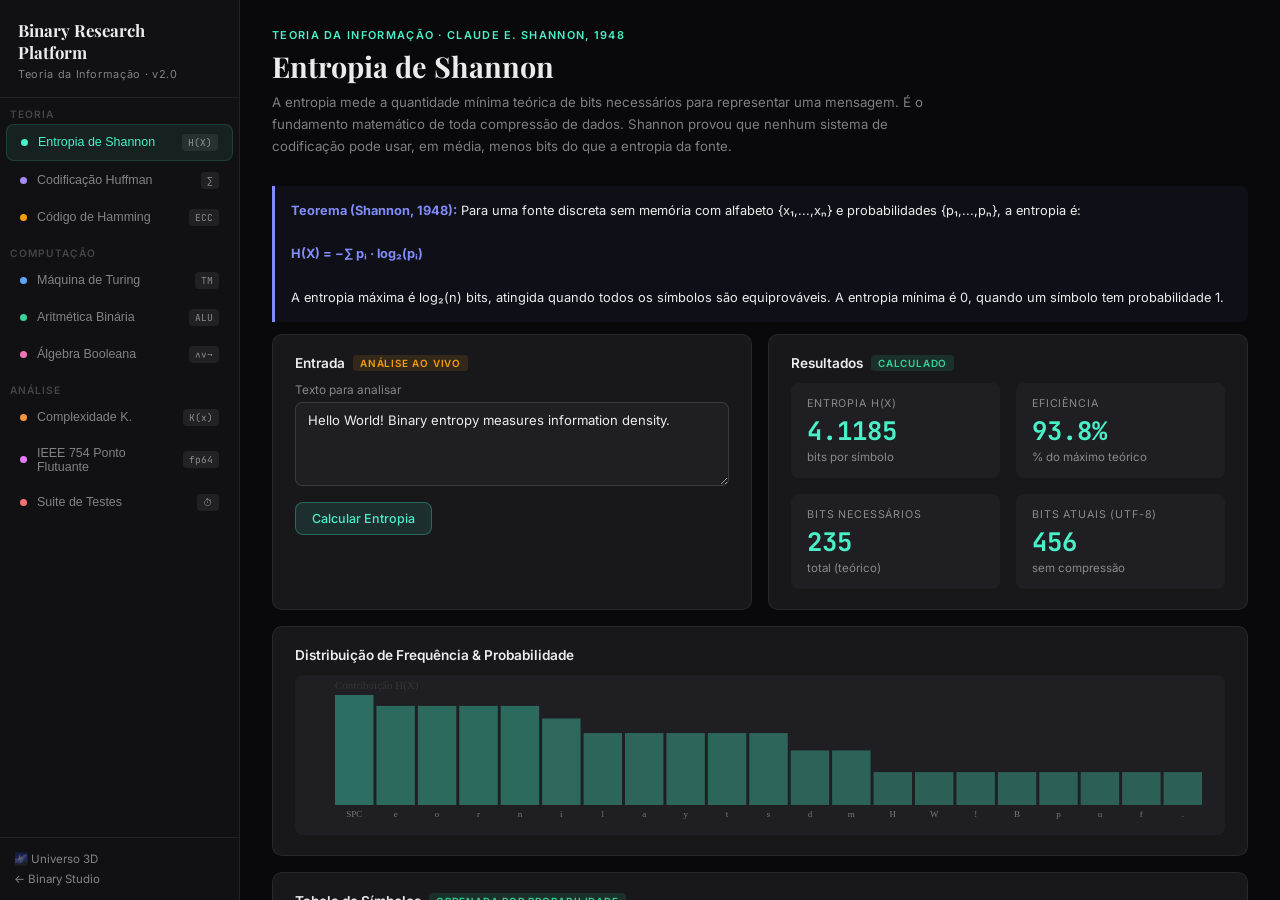
<file: research.html>
<!DOCTYPE html>
<html lang="pt-BR">
<head>
  <meta charset="UTF-8"/>
  <meta name="viewport" content="width=device-width, initial-scale=1.0"/>
  <title>Binary Research Platform — Mestrado em Teoria da Informação</title>
  <link rel="preconnect" href="https://fonts.googleapis.com"/>
  <link href="https://fonts.googleapis.com/css2?family=Inter:wght@300;400;500;600;700&family=JetBrains+Mono:wght@400;500;700&family=Playfair+Display:wght@600;700&display=swap" rel="stylesheet"/>
  <style>
/* ── Reset & Base ───────────────────────────── */
*,*::before,*::after{box-sizing:border-box;margin:0;padding:0}
:root{
  --bg:#09090b;--surface:#111113;--surface2:#18181b;--surface3:#1f1f23;
  --border:rgba(255,255,255,.07);--border2:rgba(255,255,255,.12);
  --text:rgba(255,255,255,.92);--muted:rgba(255,255,255,.48);--faint:rgba(255,255,255,.22);
  --accent:#4af0c8;--accent2:#818cf8;--warn:#f59e0b;--danger:#f87171;--ok:#34d399;
  --red:#f87171;--blue:#60a5fa;--purple:#a78bfa;--pink:#f472b6;
  --font:'Inter',system-ui,sans-serif;
  --mono:'JetBrains Mono',monospace;
  --serif:'Playfair Display',Georgia,serif;
  --r:10px;
}
html,body{width:100%;height:100%;overflow:hidden;background:var(--bg);color:var(--text);font-family:var(--font);}
::-webkit-scrollbar{width:6px;height:6px}
::-webkit-scrollbar-track{background:transparent}
::-webkit-scrollbar-thumb{background:rgba(255,255,255,.12);border-radius:3px}

/* ── Shell ──────────────────────────────────── */
.shell{display:flex;height:100vh;overflow:hidden;}

/* ── Sidebar ────────────────────────────────── */
.sidebar{
  width:240px;flex-shrink:0;
  background:var(--surface);
  border-right:1px solid var(--border);
  display:flex;flex-direction:column;
  overflow-y:auto;
}
.sb-brand{
  padding:20px 18px 16px;
  border-bottom:1px solid var(--border);
}
.sb-brand .title{font-family:var(--serif);font-size:1.05rem;font-weight:700;color:var(--text);line-height:1.3;}
.sb-brand .sub{font-size:.68rem;color:var(--muted);margin-top:3px;letter-spacing:.06em;}
.sb-section{padding:10px 10px 4px;font-size:.64rem;font-weight:600;letter-spacing:.1em;text-transform:uppercase;color:var(--faint);}
.sb-item{
  display:flex;align-items:center;gap:10px;
  padding:9px 14px;margin:0 6px 2px;
  border-radius:8px;cursor:pointer;
  font-size:.78rem;color:var(--muted);
  transition:all .15s;border:none;background:none;width:calc(100% - 12px);text-align:left;
}
.sb-item:hover{background:rgba(255,255,255,.05);color:var(--text);}
.sb-item.active{background:rgba(74,240,200,.08);color:var(--accent);border:1px solid rgba(74,240,200,.15);}
.sb-dot{width:7px;height:7px;border-radius:50%;flex-shrink:0;}
.sb-badge{
  margin-left:auto;padding:2px 6px;border-radius:4px;
  font-size:.6rem;font-family:var(--mono);
  background:rgba(255,255,255,.07);color:var(--muted);
}
.sb-footer{margin-top:auto;padding:14px;border-top:1px solid var(--border);}
.sb-footer a{font-size:.72rem;color:var(--muted);text-decoration:none;display:flex;align-items:center;gap:6px;}
.sb-footer a:hover{color:var(--text);}

/* ── Main ───────────────────────────────────── */
.main{flex:1;overflow-y:auto;padding:28px 32px 40px;}

/* ── Panel ──────────────────────────────────── */
.panel{display:none;}
.panel.active{display:block;}

/* ── Page header ────────────────────────────── */
.page-header{margin-bottom:28px;}
.page-header .ph-eyebrow{font-size:.68rem;font-weight:600;letter-spacing:.12em;text-transform:uppercase;color:var(--accent);margin-bottom:6px;}
.page-header h1{font-family:var(--serif);font-size:1.8rem;font-weight:700;color:var(--text);line-height:1.25;}
.page-header .ph-sub{font-size:.83rem;color:var(--muted);margin-top:8px;line-height:1.65;max-width:680px;}

/* ── Cards ──────────────────────────────────── */
.card{
  background:var(--surface2);border:1px solid var(--border);
  border-radius:var(--r);padding:20px 22px;margin-bottom:16px;
}
.card.accent-border{border-color:rgba(74,240,200,.2);}
.card.warn-border{border-color:rgba(245,158,11,.2);}
.card.ok-border{border-color:rgba(52,211,153,.2);}
.card h3{font-size:.85rem;font-weight:600;color:var(--text);margin-bottom:12px;display:flex;align-items:center;gap:8px;}
.card h3 .tag{font-size:.62rem;font-weight:600;letter-spacing:.08em;text-transform:uppercase;padding:2px 7px;border-radius:4px;}
.tag-theorem{background:rgba(129,140,248,.15);color:var(--accent2);}
.tag-proof{background:rgba(74,240,200,.12);color:var(--accent);}
.tag-test{background:rgba(245,158,11,.12);color:var(--warn);}
.tag-result{background:rgba(52,211,153,.12);color:var(--ok);}
.tag-error{background:rgba(248,113,113,.12);color:var(--danger);}

/* ── Grid ───────────────────────────────────── */
.grid-2{display:grid;grid-template-columns:1fr 1fr;gap:16px;}
.grid-3{display:grid;grid-template-columns:1fr 1fr 1fr;gap:16px;}
.grid-auto{display:grid;grid-template-columns:repeat(auto-fit,minmax(200px,1fr));gap:12px;}

/* ── Metric ─────────────────────────────────── */
.metric{background:var(--surface3);border-radius:8px;padding:14px 16px;}
.metric .m-label{font-size:.67rem;color:var(--muted);text-transform:uppercase;letter-spacing:.08em;}
.metric .m-value{font-size:1.6rem;font-weight:700;font-family:var(--mono);color:var(--accent);margin:4px 0 2px;}
.metric .m-sub{font-size:.72rem;color:var(--muted);}

/* ── Form controls ──────────────────────────── */
.form-row{display:flex;gap:10px;align-items:flex-end;margin-bottom:12px;flex-wrap:wrap;}
label{font-size:.74rem;color:var(--muted);display:block;margin-bottom:5px;}
input[type=text],input[type=number],textarea,select{
  background:var(--surface3);border:1px solid var(--border2);
  color:var(--text);border-radius:7px;padding:9px 12px;
  font-family:var(--font);font-size:.82rem;outline:none;
  transition:border-color .15s;
}
input:focus,textarea:focus,select:focus{border-color:rgba(74,240,200,.4);}
input[type=range]{accent-color:var(--accent);}
textarea{resize:vertical;min-height:80px;width:100%;}
.field{flex:1;min-width:120px;}

/* ── Buttons ────────────────────────────────── */
.btn{
  padding:8px 16px;border-radius:8px;cursor:pointer;
  font-family:var(--font);font-size:.78rem;font-weight:500;
  border:1px solid var(--border2);background:var(--surface3);color:var(--text);
  transition:all .15s;white-space:nowrap;
}
.btn:hover{background:rgba(255,255,255,.08);border-color:rgba(255,255,255,.2);}
.btn-accent{background:rgba(74,240,200,.1);border-color:rgba(74,240,200,.3);color:var(--accent);}
.btn-accent:hover{background:rgba(74,240,200,.18);}
.btn-warn{background:rgba(245,158,11,.1);border-color:rgba(245,158,11,.3);color:var(--warn);}
.btn-sm{padding:5px 11px;font-size:.72rem;}

/* ── Code / Output ──────────────────────────── */
.code-block{
  background:#0d0d10;border:1px solid var(--border);border-radius:8px;
  padding:14px 16px;font-family:var(--mono);font-size:.76rem;
  color:var(--accent);line-height:1.7;overflow-x:auto;white-space:pre-wrap;
  word-break:break-all;max-height:220px;overflow-y:auto;
}
.code-block .c-comment{color:var(--muted);}
.code-block .c-kw{color:var(--purple);}
.code-block .c-num{color:var(--warn);}
.code-block .c-str{color:var(--pink);}
.inline-code{font-family:var(--mono);font-size:.8em;background:rgba(255,255,255,.07);padding:2px 6px;border-radius:4px;color:var(--accent);}

/* ── Table ──────────────────────────────────── */
.data-table{width:100%;border-collapse:collapse;font-size:.78rem;}
.data-table th{text-align:left;padding:8px 10px;color:var(--muted);font-weight:500;font-size:.68rem;text-transform:uppercase;letter-spacing:.06em;border-bottom:1px solid var(--border);}
.data-table td{padding:8px 10px;border-bottom:1px solid rgba(255,255,255,.04);color:var(--text);}
.data-table tr:hover td{background:rgba(255,255,255,.02);}
.data-table td.mono{font-family:var(--mono);}
.data-table td.ok{color:var(--ok);}
.data-table td.warn{color:var(--warn);}
.data-table td.bad{color:var(--danger);}

/* ── Canvas ─────────────────────────────────── */
canvas.chart{background:var(--surface3);border-radius:8px;width:100%;display:block;}

/* ── Bit cell ───────────────────────────────── */
.bit-seq{display:flex;flex-wrap:wrap;gap:3px;font-family:var(--mono);font-size:.72rem;}
.bit-cell{
  width:22px;height:22px;display:flex;align-items:center;justify-content:center;
  border-radius:4px;cursor:pointer;transition:all .15s;font-weight:700;user-select:none;
}
.bit-cell.b0{background:rgba(14,165,233,.1);color:var(--blue);border:1px solid rgba(14,165,233,.2);}
.bit-cell.b1{background:rgba(74,240,200,.12);color:var(--accent);border:1px solid rgba(74,240,200,.28);}
.bit-cell.b-hamming{background:rgba(245,158,11,.12);color:var(--warn);border:1px solid rgba(245,158,11,.28);}
.bit-cell.b-error{background:rgba(248,113,113,.18);color:var(--danger);border:1px solid rgba(248,113,113,.35);animation:blink .5s infinite;}
@keyframes blink{50%{opacity:.4}}

/* ── Theorem block ──────────────────────────── */
.theorem-block{
  background:rgba(129,140,248,.05);border-left:3px solid var(--accent2);
  border-radius:0 8px 8px 0;padding:14px 16px;margin:12px 0;
  font-size:.8rem;line-height:1.7;color:var(--text);
}
.theorem-block strong{color:var(--accent2);}
.proof-block{
  background:rgba(74,240,200,.04);border-left:3px solid var(--accent);
  border-radius:0 8px 8px 0;padding:14px 16px;margin:12px 0;
  font-size:.78rem;line-height:1.7;color:var(--muted);
}
.qed{float:right;font-family:var(--mono);font-size:.9rem;color:var(--accent);}

/* ── Tape (Turing) ──────────────────────────── */
.turing-tape{
  display:flex;gap:2px;overflow-x:auto;padding:8px 0;
}
.tape-cell{
  min-width:34px;height:34px;display:flex;align-items:center;justify-content:center;
  border:1px solid var(--border2);border-radius:5px;
  font-family:var(--mono);font-size:.82rem;color:var(--text);
  flex-shrink:0;
}
.tape-cell.head{border-color:var(--accent);background:rgba(74,240,200,.1);color:var(--accent);}
.tape-cell.blank{color:var(--faint);}

/* ── Progress bar ───────────────────────────── */
.prog-bar{height:6px;background:var(--surface3);border-radius:3px;overflow:hidden;margin:6px 0;}
.prog-fill{height:100%;border-radius:3px;transition:width .3s;}

/* ── Status badge ───────────────────────────── */
.badge{display:inline-flex;align-items:center;gap:5px;padding:3px 9px;border-radius:99px;font-size:.68rem;font-weight:600;}
.badge::before{content:'';width:5px;height:5px;border-radius:50%;background:currentColor;}
.badge-ok{background:rgba(52,211,153,.1);color:var(--ok);}
.badge-warn{background:rgba(245,158,11,.1);color:var(--warn);}
.badge-error{background:rgba(248,113,113,.1);color:var(--danger);}
.badge-info{background:rgba(74,240,200,.1);color:var(--accent);}

/* ── Divider ────────────────────────────────── */
.divider{border:none;border-top:1px solid var(--border);margin:20px 0;}

/* ── Huffman tree ───────────────────────────── */
#huffCanvas{border-radius:8px;}

/* misc */
.mt-2{margin-top:8px} .mt-3{margin-top:12px} .mt-4{margin-top:16px} .mt-6{margin-top:24px}
.mb-2{margin-bottom:8px}
.text-accent{color:var(--accent)} .text-warn{color:var(--warn)} .text-ok{color:var(--ok)} .text-muted{color:var(--muted)}
.flex{display:flex} .items-center{align-items:center} .gap-2{gap:8px} .gap-3{gap:12px}
.w-full{width:100%} .font-mono{font-family:var(--mono)}
  </style>
</head>
<body>
<div class="shell">

<!-- ═══ SIDEBAR ═══ -->
<aside class="sidebar">
  <div class="sb-brand">
    <div class="title">Binary Research<br>Platform</div>
    <div class="sub">Teoria da Informação · v2.0</div>
  </div>

  <div class="sb-section">Teoria</div>
  <button class="sb-item active" data-p="p-shannon">
    <div class="sb-dot" style="background:#4af0c8"></div>Entropia de Shannon
    <span class="sb-badge">H(X)</span>
  </button>
  <button class="sb-item" data-p="p-huffman">
    <div class="sb-dot" style="background:#a78bfa"></div>Codificação Huffman
    <span class="sb-badge">∑</span>
  </button>
  <button class="sb-item" data-p="p-hamming">
    <div class="sb-dot" style="background:#f59e0b"></div>Código de Hamming
    <span class="sb-badge">ECC</span>
  </button>

  <div class="sb-section">Computação</div>
  <button class="sb-item" data-p="p-turing">
    <div class="sb-dot" style="background:#60a5fa"></div>Máquina de Turing
    <span class="sb-badge">TM</span>
  </button>
  <button class="sb-item" data-p="p-arithmetic">
    <div class="sb-dot" style="background:#34d399"></div>Aritmética Binária
    <span class="sb-badge">ALU</span>
  </button>
  <button class="sb-item" data-p="p-boolean">
    <div class="sb-dot" style="background:#f472b6"></div>Álgebra Booleana
    <span class="sb-badge">∧∨¬</span>
  </button>

  <div class="sb-section">Análise</div>
  <button class="sb-item" data-p="p-complexity">
    <div class="sb-dot" style="background:#fb923c"></div>Complexidade K.
    <span class="sb-badge">K(x)</span>
  </button>
  <button class="sb-item" data-p="p-ieee754">
    <div class="sb-dot" style="background:#e879f9"></div>IEEE 754 Ponto Flutuante
    <span class="sb-badge">fp64</span>
  </button>
  <button class="sb-item" data-p="p-benchmark">
    <div class="sb-dot" style="background:#f87171"></div>Suite de Testes
    <span class="sb-badge">⏱</span>
  </button>

  <div class="sb-footer">
    <a href="universe.html">🌌 Universo 3D</a>
    <a href="index.html" style="margin-top:6px">← Binary Studio</a>
  </div>
</aside>

<!-- ═══ MAIN ═══ -->
<main class="main" id="mainArea">

<!-- ══════════════════════════════════════════
     PANEL: Shannon Entropy
══════════════════════════════════════════════ -->
<section class="panel active" id="p-shannon">
  <div class="page-header">
    <div class="ph-eyebrow">Teoria da Informação · Claude E. Shannon, 1948</div>
    <h1>Entropia de Shannon</h1>
    <p class="ph-sub">A entropia mede a quantidade mínima teórica de bits necessários para representar uma mensagem. É o fundamento matemático de toda compressão de dados. Shannon provou que nenhum sistema de codificação pode usar, em média, menos bits do que a entropia da fonte.</p>
  </div>

  <div class="theorem-block">
    <strong>Teorema (Shannon, 1948):</strong> Para uma fonte discreta sem memória com alfabeto {x₁,...,xₙ} e probabilidades {p₁,...,pₙ}, a entropia é:
    <br><br><strong>H(X) = −∑ pᵢ · log₂(pᵢ)</strong>
    <br><br>A entropia máxima é log₂(n) bits, atingida quando todos os símbolos são equiprováveis. A entropia mínima é 0, quando um símbolo tem probabilidade 1.
  </div>

  <div class="grid-2">
    <div class="card">
      <h3>Entrada <span class="tag tag-test">Análise ao vivo</span></h3>
      <div class="form-row">
        <div class="field"><label>Texto para analisar</label>
          <textarea id="shannonInput" rows="4">Hello World! Binary entropy measures information density.</textarea>
        </div>
      </div>
      <button class="btn btn-accent" onclick="analyzeShannon()">Calcular Entropia</button>
    </div>
    <div class="card">
      <h3>Resultados <span class="tag tag-result">Calculado</span></h3>
      <div class="grid-2">
        <div class="metric"><div class="m-label">Entropia H(X)</div><div class="m-value" id="sEntropy">—</div><div class="m-sub">bits por símbolo</div></div>
        <div class="metric"><div class="m-label">Eficiência</div><div class="m-value" id="sEff">—</div><div class="m-sub">% do máximo teórico</div></div>
        <div class="metric"><div class="m-label">Bits necessários</div><div class="m-value" id="sBitsNeeded">—</div><div class="m-sub">total (teórico)</div></div>
        <div class="metric"><div class="m-label">Bits atuais (UTF-8)</div><div class="m-value" id="sBitsActual">—</div><div class="m-sub">sem compressão</div></div>
      </div>
    </div>
  </div>

  <div class="card">
    <h3>Distribuição de Frequência & Probabilidade</h3>
    <canvas class="chart" id="shannonChart" height="160"></canvas>
  </div>

  <div class="card">
    <h3>Tabela de Símbolos <span class="tag tag-result">Ordenada por probabilidade</span></h3>
    <div style="max-height:240px;overflow-y:auto">
      <table class="data-table" id="shannonTable">
        <thead><tr><th>Símbolo</th><th>Freq.</th><th>P(x)</th><th>log₂(1/P)</th><th>Contribuição H</th></tr></thead>
        <tbody></tbody>
      </table>
    </div>
  </div>

  <div class="proof-block">
    <strong>Prova da Maximalidade (H ≤ log₂n):</strong> Pela desigualdade de Jensen, para f(x)=log(x) côncava: ∑pᵢ·log(1/pᵢ) ≤ log(∑pᵢ·1/pᵢ) = log(n). Igualdade quando pᵢ = 1/n ∀i. <span class="qed">■</span>
  </div>
</section>

<!-- ══════════════════════════════════════════
     PANEL: Huffman
══════════════════════════════════════════════ -->
<section class="panel" id="p-huffman">
  <div class="page-header">
    <div class="ph-eyebrow">Codificação · David A. Huffman, 1952</div>
    <h1>Codificação Huffman</h1>
    <p class="ph-sub">Algoritmo guloso que constrói um código de prefixo ótimo. Prova que símbolos mais frequentes recebem códigos mais curtos. Base do JPEG, MP3, ZIP e DEFLATE.</p>
  </div>

  <div class="theorem-block">
    <strong>Teorema de Optimalidade de Huffman:</strong> Para qualquer fonte discreta sem memória, o código de Huffman produz o código de prefixo com comprimento médio mínimo L̄ = ∑pᵢ·lᵢ. Não existe código de prefixo com menor comprimento médio esperado.
  </div>

  <div class="grid-2">
    <div class="card">
      <h3>Entrada</h3>
      <div class="form-row">
        <div class="field"><label>Texto</label>
          <textarea id="huffInput" rows="3">abracadabra</textarea>
        </div>
      </div>
      <button class="btn btn-accent" onclick="runHuffman()">Construir Código Huffman</button>
    </div>
    <div class="card">
      <h3>Métricas <span class="tag tag-result">Comparativo</span></h3>
      <div class="grid-2">
        <div class="metric"><div class="m-label">Comprimento médio L̄</div><div class="m-value" id="hAvgLen">—</div><div class="m-sub">bits/símbolo</div></div>
        <div class="metric"><div class="m-label">Entropia H(X)</div><div class="m-value" id="hEntropy">—</div><div class="m-sub">bits/símbolo</div></div>
        <div class="metric"><div class="m-label">Redundância</div><div class="m-value" id="hRedundancy">—</div><div class="m-sub">L̄ − H(X) bits</div></div>
        <div class="metric"><div class="m-label">Compressão</div><div class="m-value" id="hCompression">—</div><div class="m-sub">vs ASCII 8 bits</div></div>
      </div>
    </div>
  </div>

  <div class="card">
    <h3>Árvore de Huffman <span class="tag tag-proof">Construída pelo algoritmo</span></h3>
    <canvas id="huffCanvas" height="260" style="width:100%;background:var(--surface3);border-radius:8px;"></canvas>
  </div>

  <div class="card">
    <h3>Tabela de Códigos</h3>
    <table class="data-table" id="huffTable">
      <thead><tr><th>Símbolo</th><th>Freq.</th><th>P(x)</th><th>Código Huffman</th><th>Bits</th><th>Contribuição L̄</th></tr></thead>
      <tbody></tbody>
    </table>
  </div>

  <div class="card">
    <h3>Mensagem Codificada</h3>
    <div class="code-block" id="huffEncoded">—</div>
  </div>

  <div class="proof-block">
    <strong>Prova de Optimalidade (esboço):</strong> Sejam s₁,s₂ os símbolos de menor probabilidade. Toda codificação ótima os atribui ao mesmo nó pai (se não, podemos trocar sem aumentar L̄). Removendo-os e substituindo por s* com p*=p₁+p₂, o subproblema tem o mesmo tamanho−1. Por indução, Huffman é ótimo. <span class="qed">■</span>
  </div>
</section>

<!-- ══════════════════════════════════════════
     PANEL: Hamming
══════════════════════════════════════════════ -->
<section class="panel" id="p-hamming">
  <div class="page-header">
    <div class="ph-eyebrow">Código Corretor de Erros · Richard Hamming, 1950</div>
    <h1>Código de Hamming (7,4)</h1>
    <p class="ph-sub">O código de Hamming (7,4) transmite 4 bits de dados usando 7 bits, adicionando 3 bits de paridade que permitem detectar e corrigir qualquer erro de 1 bit. É a base de memórias ECC e RAIDs.</p>
  </div>

  <div class="theorem-block">
    <strong>Distância de Hamming:</strong> d(u,v) = número de posições onde u e v diferem. Um código com distância mínima d_min detecta até d_min−1 erros e corrige até ⌊(d_min−1)/2⌋ erros. O Hamming(7,4) tem d_min=3, corrigindo 1 erro.
  </div>

  <div class="card">
    <h3>Codificador <span class="tag tag-test">Interativo</span></h3>
    <div class="form-row">
      <div class="field"><label>4 bits de dados (d₁d₂d₃d₄)</label>
        <input type="text" id="hammingInput" value="1011" maxlength="4" oninput="updateHamming()"/>
      </div>
    </div>
    <p class="text-muted mt-2" style="font-size:.75rem">Bits de paridade p₁, p₂, p₄ são calculados automaticamente nas posições 1, 2 e 4.</p>
  </div>

  <div class="grid-2">
    <div class="card">
      <h3>Codeword (7 bits) <span class="tag tag-proof">Gerado</span></h3>
      <div class="bit-seq mt-2" id="hammingBits"></div>
      <div class="mt-3 font-mono text-muted" style="font-size:.72rem">
        <span id="hammingLegend"></span>
      </div>
    </div>
    <div class="card">
      <h3>Verificação de Paridade</h3>
      <table class="data-table" id="parityTable">
        <thead><tr><th>Bit Paridade</th><th>Cobre posições</th><th>Valor</th><th>Status</th></tr></thead>
        <tbody></tbody>
      </table>
    </div>
  </div>

  <div class="card">
    <h3>Injetor de Erros <span class="tag tag-test">Teste</span></h3>
    <p class="text-muted mb-2" style="font-size:.75rem">Clique em um bit para inverter (simular erro de transmissão). O código de Hamming deve detectar e corrigir automaticamente.</p>
    <div class="bit-seq" id="hammingErrorBits"></div>
    <div class="mt-3 flex gap-2 items-center flex-wrap">
      <button class="btn btn-warn btn-sm" onclick="injectRandomError()">Injetar Erro Aleatório</button>
      <button class="btn btn-sm" onclick="correctHamming()">Detectar & Corrigir</button>
      <button class="btn btn-sm" onclick="resetHamming()">Resetar</button>
      <span id="hammingStatus" class="badge badge-info">Aguardando…</span>
    </div>
  </div>

  <div class="card">
    <h3>Matriz Geradora H (7×4) <span class="tag tag-theorem">Matricial</span></h3>
    <div class="code-block" id="hammingMatrix">
P = [1 1 0 1]    Posições de paridade cobrem subconjuntos específicos
    [1 0 1 1]    de posições pelo algarismo 1 em sua representação binária.
    [0 1 1 1]

Codeword = G · d  onde G é a matriz geradora sistemática 7×4
    </div>
  </div>

  <div class="proof-block">
    <strong>Prova de Correção (1 erro):</strong> Após receber r = c + e (c=codeword, e=vetor de erro com peso 1), calculamos a síndrome s = H·r = H·c + H·e = 0 + H·e = H·e. Como H·eᵢ = coluna i de H = representação binária de i, a síndrome aponta diretamente para a posição errada. <span class="qed">■</span>
  </div>
</section>

<!-- ══════════════════════════════════════════
     PANEL: Turing Machine
══════════════════════════════════════════════ -->
<section class="panel" id="p-turing">
  <div class="page-header">
    <div class="ph-eyebrow">Computabilidade · Alan Turing, 1936</div>
    <h1>Máquina de Turing</h1>
    <p class="ph-sub">Uma Máquina de Turing é um modelo matemático abstrato que define o que pode ser computado. Turing provou que qualquer função computável por um algoritmo pode ser computada por ela. Toda CPU moderna é uma implementação física desta abstração.</p>
  </div>

  <div class="theorem-block">
    <strong>Tese de Church-Turing:</strong> Qualquer função que pode ser calculada por um procedimento mecânico pode ser calculada por uma Máquina de Turing. Formalmente: TM = (Q, Σ, Γ, δ, q₀, q_accept, q_reject) onde δ: Q×Γ→Q×Γ×{L,R} é a função de transição.
  </div>

  <div class="card">
    <h3>Configuração <span class="tag tag-test">Simulador</span></h3>
    <div class="grid-2">
      <div>
        <div class="form-row">
          <div class="field"><label>Programa</label>
            <select id="tmProgram" onchange="loadTMProgram()">
              <option value="unary_add">Soma Unária (1+1=2)</option>
              <option value="palindrome">Detectar Palíndromo binário</option>
              <option value="increment">Incremento binário (+1)</option>
              <option value="copy">Copiar sequência</option>
            </select>
          </div>
        </div>
        <div class="form-row">
          <div class="field"><label>Fita de entrada</label>
            <input type="text" id="tmInput" value="111011"/>
          </div>
        </div>
        <div class="flex gap-2 mt-2 flex-wrap">
          <button class="btn btn-accent btn-sm" onclick="tmStep()">▶ Passo a Passo</button>
          <button class="btn btn-sm" onclick="tmRun()">⏩ Executar Tudo</button>
          <button class="btn btn-sm" onclick="tmReset()">↺ Resetar</button>
        </div>
      </div>
      <div>
        <div class="metric mb-2"><div class="m-label">Estado Atual</div><div class="m-value" id="tmState" style="font-size:1.2rem">q₀</div></div>
        <div class="metric"><div class="m-label">Passos executados</div><div class="m-value" id="tmSteps">0</div></div>
      </div>
    </div>
  </div>

  <div class="card">
    <h3>Fita <span class="tag tag-proof">Cabeça de leitura/escrita em destaque</span></h3>
    <div class="turing-tape" id="turingTape"></div>
    <div class="mt-2 text-muted" style="font-size:.72rem">Posição do cabeçote: <span class="font-mono text-accent" id="tmHeadPos">0</span></div>
  </div>

  <div class="card">
    <h3>Tabela de Transições <span class="tag tag-theorem">δ(q,a) → (q',a',d)</span></h3>
    <div style="max-height:200px;overflow-y:auto">
      <table class="data-table" id="tmTransTable">
        <thead><tr><th>Estado q</th><th>Lê a</th><th>Novo estado q'</th><th>Escreve a'</th><th>Direção d</th></tr></thead>
        <tbody></tbody>
      </table>
    </div>
  </div>

  <div class="card">
    <h3>Log de Execução</h3>
    <div class="code-block" id="tmLog" style="max-height:160px;">Carregue um programa e execute…</div>
  </div>
</section>

<!-- ══════════════════════════════════════════
     PANEL: Binary Arithmetic
══════════════════════════════════════════════ -->
<section class="panel" id="p-arithmetic">
  <div class="page-header">
    <div class="ph-eyebrow">Unidade Lógica e Aritmética · ALU</div>
    <h1>Aritmética Binária</h1>
    <p class="ph-sub">Implementação e prova das operações da ALU a partir dos primeiros princípios. Cada operação é fundamentada em axiomas da álgebra booleana e verificada bit a bit.</p>
  </div>

  <div class="grid-2">
    <div class="card">
      <h3>Operandos</h3>
      <div class="form-row">
        <div class="field"><label>A (decimal)</label><input type="number" id="aluA" value="42" min="0" max="255"/></div>
        <div class="field"><label>B (decimal)</label><input type="number" id="aluB" value="27" min="0" max="255"/></div>
      </div>
      <div class="form-row">
        <div class="field"><label>Operação</label>
          <select id="aluOp">
            <option value="add">A + B (Adição com carry)</option>
            <option value="sub">A − B (Complemento de 2)</option>
            <option value="mul">A × B (Multiplicação)</option>
            <option value="and">A AND B</option>
            <option value="or">A OR B</option>
            <option value="xor">A XOR B</option>
            <option value="not">NOT A</option>
            <option value="shl">A << 1 (Shift Left)</option>
            <option value="shr">A >> 1 (Shift Right)</option>
          </select>
        </div>
      </div>
      <button class="btn btn-accent" onclick="runALU()">Calcular</button>
    </div>
    <div class="card">
      <h3>Resultado</h3>
      <div class="grid-2">
        <div class="metric"><div class="m-label">Decimal</div><div class="m-value" id="aluResult">—</div></div>
        <div class="metric"><div class="m-label">Hex</div><div class="m-value" id="aluResultHex" style="font-size:1.3rem">—</div></div>
      </div>
      <div class="mt-3"><label class="mb-2">Resultado em Binário (8 bits)</label>
        <div class="bit-seq" id="aluBits"></div>
      </div>
      <div class="mt-3 flex gap-2">
        <span id="aluCarry" class="badge badge-info">Carry: 0</span>
        <span id="aluOverflow" class="badge badge-ok">Overflow: OFF</span>
      </div>
    </div>
  </div>

  <div class="card">
    <h3>Trace de Execução <span class="tag tag-proof">Passo a passo</span></h3>
    <div class="code-block" id="aluTrace">Execute uma operação para ver o trace…</div>
  </div>
</section>

<!-- ══════════════════════════════════════════
     PANEL: Boolean Algebra
══════════════════════════════════════════════ -->
<section class="panel" id="p-boolean">
  <div class="page-header">
    <div class="ph-eyebrow">Lógica Matemática · George Boole, 1854</div>
    <h1>Álgebra Booleana & Provador de Teoremas</h1>
    <p class="ph-sub">Verifica identidades booleanas computando tabelas-verdade completas. Prova ou refuta qualquer expressão booleana com até 4 variáveis.</p>
  </div>

  <div class="card">
    <h3>Provador de Identidades <span class="tag tag-theorem">Verificação Exaustiva</span></h3>
    <p class="text-muted mb-2" style="font-size:.75rem">Selecione um teorema ou insira uma expressão. Use: AND, OR, NOT, XOR, NAND, NOR e variáveis a,b,c,d</p>
    <div class="form-row">
      <div class="field"><label>Expressão Esquerda</label><input type="text" id="boolLeft" value="NOT (a AND b)"/></div>
      <div class="field"><label>Expressão Direita</label><input type="text" id="boolRight" value="(NOT a) OR (NOT b)"/></div>
    </div>
    <div class="flex gap-2 flex-wrap mb-3">
      <button class="btn btn-sm" onclick="loadBoolPreset('demorgan1')">De Morgan 1</button>
      <button class="btn btn-sm" onclick="loadBoolPreset('demorgan2')">De Morgan 2</button>
      <button class="btn btn-sm" onclick="loadBoolPreset('dist')">Distributiva</button>
      <button class="btn btn-sm" onclick="loadBoolPreset('absorp')">Absorção</button>
      <button class="btn btn-sm" onclick="loadBoolPreset('xor')">XOR = OR−AND</button>
      <button class="btn btn-sm" onclick="loadBoolPreset('dbl')">Dupla Negação</button>
    </div>
    <button class="btn btn-accent" onclick="proveBool()">Verificar Identidade</button>
    <span id="boolVerdict" class="badge badge-info ml-2" style="margin-left:10px">Aguardando…</span>
  </div>

  <div class="card">
    <h3>Tabela-Verdade Completa <span class="tag tag-result">Gerada automaticamente</span></h3>
    <div style="max-height:300px;overflow-y:auto">
      <table class="data-table" id="boolTable">
        <thead><tr><th>a</th><th>b</th><th>c</th><th>d</th><th>Esquerda</th><th>Direita</th><th>≡</th></tr></thead>
        <tbody></tbody>
      </table>
    </div>
  </div>
</section>

<!-- ══════════════════════════════════════════
     PANEL: Kolmogorov Complexity
══════════════════════════════════════════════ -->
<section class="panel" id="p-complexity">
  <div class="page-header">
    <div class="ph-eyebrow">Complexidade Algorítmica · Kolmogorov, 1965</div>
    <h1>Complexidade de Kolmogorov</h1>
    <p class="ph-sub">K(x) é o comprimento do menor programa que produz x. É incomputável no caso geral, mas pode ser aproximado pela taxa de compressão. Mede a "aleatoriedade intrínseca" de uma sequência binária.</p>
  </div>

  <div class="theorem-block">
    <strong>Teorema da Invariância:</strong> Para quaisquer dois interpretadores U e V, |K_U(x) − K_V(x)| ≤ c onde c é uma constante que depende apenas de U e V, não de x. Portanto K(x) é independente (até constante aditiva) da linguagem de programação escolhida.
  </div>

  <div class="card">
    <h3>Analisador de Complexidade</h3>
    <div class="form-row">
      <div class="field"><label>Sequência de bits para analisar</label>
        <input type="text" id="kolmoInput" value="0101010101010101010101010101010101010101"/>
      </div>
    </div>
    <div class="flex gap-2 flex-wrap mb-3">
      <button class="btn btn-sm" onclick="setKolmo('0101010101010101010101010101010101010101')">Periódica</button>
      <button class="btn btn-sm" onclick="setKolmo(randomBits(40))">Aleatória</button>
      <button class="btn btn-sm" onclick="setKolmo(fibBits(40))">Fibonacci (bits)</button>
      <button class="btn btn-sm" onclick="setKolmo('0000000000000000000000000000000000000000')">Constante</button>
    </div>
    <button class="btn btn-accent" onclick="analyzeKolmo()">Analisar Complexidade</button>
  </div>

  <div class="grid-3">
    <div class="card"><div class="metric"><div class="m-label">K(x) aprox.</div><div class="m-value" id="kolmoK">—</div><div class="m-sub">bits (lower bound)</div></div></div>
    <div class="card"><div class="metric"><div class="m-label">Aleatoriedade</div><div class="m-value" id="kolmoRand">—</div><div class="m-sub">% de K(x)/|x|</div></div></div>
    <div class="card"><div class="metric"><div class="m-label">Compressibilidade</div><div class="m-value" id="kolmoComp">—</div><div class="m-sub">% (1 − K/|x|)</div></div></div>
  </div>

  <div class="card">
    <h3>Análise por Janela Deslizante</h3>
    <canvas class="chart" id="kolmoChart" height="160"></canvas>
  </div>

  <div class="proof-block">
    <strong>Por que é incomputável:</strong> Suponha que K seja computável. Construa o seguinte programa: "enumere todas as strings por tamanho e imprima a primeira com K(x) > 10^6". Este programa tem tamanho ~1000 bits mas produz uma string com K > 10^6. Contradição. Logo K é incomputável (análogo ao Problema da Parada). <span class="qed">■</span>
  </div>
</section>

<!-- ══════════════════════════════════════════
     PANEL: IEEE 754
══════════════════════════════════════════════ -->
<section class="panel" id="p-ieee754">
  <div class="page-header">
    <div class="ph-eyebrow">Padrão IEEE 754 · 1985</div>
    <h1>Ponto Flutuante IEEE 754</h1>
    <p class="ph-sub">Desconstrução bit a bit de números reais em binário. O IEEE 754 divide 64 bits em: 1 bit de sinal, 11 bits de expoente (bias 1023) e 52 bits de mantissa (fração).</p>
  </div>

  <div class="card">
    <h3>Conversor Decimal → IEEE 754</h3>
    <div class="form-row">
      <div class="field"><label>Número decimal</label><input type="number" id="ieeeInput" value="3.14159265358979" step="any"/></div>
      <div class="field"><label>Precisão</label>
        <select id="ieeePrecision">
          <option value="32">32 bits (float)</option>
          <option value="64" selected>64 bits (double)</option>
        </select>
      </div>
    </div>
    <button class="btn btn-accent" onclick="runIEEE()">Decodificar</button>
  </div>

  <div class="card">
    <h3>Representação de Bits <span class="tag tag-result">Colorizada</span></h3>
    <div id="ieeeBits" class="bit-seq mt-2"></div>
    <div class="mt-2 flex gap-3 flex-wrap" style="font-size:.72rem">
      <span><span class="bit-cell b-hamming" style="display:inline;padding:1px 5px;">■</span> Sinal (1 bit)</span>
      <span><span class="bit-cell b0" style="display:inline;padding:1px 5px;">■</span> Expoente (11 bits)</span>
      <span><span class="bit-cell b1" style="display:inline;padding:1px 5px;">■</span> Mantissa (52 bits)</span>
    </div>
  </div>

  <div class="grid-3 mt-4">
    <div class="card"><div class="metric"><div class="m-label">Sinal</div><div class="m-value" id="ieeeSign">—</div><div class="m-sub">(+1 ou −1)</div></div></div>
    <div class="card"><div class="metric"><div class="m-label">Expoente (E−1023)</div><div class="m-value" id="ieeeExp">—</div><div class="m-sub">bias removido</div></div></div>
    <div class="card"><div class="metric"><div class="m-label">Mantissa (1.f)</div><div class="m-value" id="ieeeMant" style="font-size:1rem">—</div><div class="m-sub">com bit implícito</div></div></div>
  </div>

  <div class="card">
    <h3>Análise de Precisão</h3>
    <div class="code-block" id="ieeeAnalysis">Execute a conversão para ver a análise…</div>
  </div>

  <div class="card">
    <h3>Casos Especiais IEEE 754 <span class="tag tag-theorem">Tabela Normativa</span></h3>
    <table class="data-table">
      <thead><tr><th>Valor</th><th>Sinal</th><th>Expoente (bruto)</th><th>Mantissa</th><th>Significado</th></tr></thead>
      <tbody>
        <tr><td class="ok">+∞</td><td class="mono">0</td><td class="mono">11111111111</td><td class="mono">000…0</td><td>Infinito positivo</td></tr>
        <tr><td class="bad">−∞</td><td class="mono">1</td><td class="mono">11111111111</td><td class="mono">000…0</td><td>Infinito negativo</td></tr>
        <tr><td class="warn">NaN</td><td class="mono">x</td><td class="mono">11111111111</td><td class="mono">≠0</td><td>Not a Number</td></tr>
        <tr><td>+0</td><td class="mono">0</td><td class="mono">000…0</td><td class="mono">000…0</td><td>Zero positivo</td></tr>
        <tr><td>−0</td><td class="mono">1</td><td class="mono">000…0</td><td class="mono">000…0</td><td>Zero negativo (≡+0)</td></tr>
        <tr><td class="ok">Denormal</td><td class="mono">x</td><td class="mono">000…0</td><td class="mono">≠0</td><td>Subnormal (sem bit implícito)</td></tr>
      </tbody>
    </table>
  </div>
</section>

<!-- ══════════════════════════════════════════
     PANEL: Benchmark Suite
══════════════════════════════════════════════ -->
<section class="panel" id="p-benchmark">
  <div class="page-header">
    <div class="ph-eyebrow">Suite de Testes · Validação Científica</div>
    <h1>Benchmark & Validação</h1>
    <p class="ph-sub">Executa testes automatizados em todos os módulos, mede performance e valida a corretude matemática de cada algoritmo implementado nesta plataforma.</p>
  </div>

  <div class="card">
    <h3>Controles</h3>
    <div class="flex gap-2 flex-wrap">
      <button class="btn btn-accent" onclick="runBenchmark()">▶ Executar Suite Completa</button>
      <button class="btn btn-sm" onclick="runBenchmark('shannon')">Shannon</button>
      <button class="btn btn-sm" onclick="runBenchmark('huffman')">Huffman</button>
      <button class="btn btn-sm" onclick="runBenchmark('hamming')">Hamming</button>
      <button class="btn btn-sm" onclick="runBenchmark('turing')">Turing</button>
    </div>
  </div>

  <div class="card">
    <h3>Resultados <span id="benchSummary" class="badge badge-info">Aguardando…</span></h3>
    <table class="data-table" id="benchTable">
      <thead><tr><th>Módulo</th><th>Teste</th><th>Esperado</th><th>Obtido</th><th>Δ erro</th><th>Tempo</th><th>Status</th></tr></thead>
      <tbody></tbody>
    </table>
  </div>

  <div class="card">
    <h3>Log de Saída</h3>
    <div class="code-block" id="benchLog">Execute a suite para ver os resultados…</div>
  </div>
</section>

</main><!-- /main -->
</div><!-- /shell -->

<script>
/* ═══════════════════════════════════════════════════════════════
   BINARY RESEARCH ENGINE — Implementações matemáticas completas
   ═══════════════════════════════════════════════════════════════ */

/* ── Router ─────────────────────────────────── */
document.querySelectorAll('.sb-item').forEach(btn=>{
  btn.addEventListener('click',()=>{
    document.querySelectorAll('.sb-item').forEach(b=>b.classList.remove('active'));
    document.querySelectorAll('.panel').forEach(p=>p.classList.remove('active'));
    btn.classList.add('active');
    document.getElementById(btn.dataset.p).classList.add('active');
    document.getElementById('mainArea').scrollTop=0;
  });
});

/* ══════════════════════════════════════════════
   MODULE 1 — Shannon Entropy
══════════════════════════════════════════════ */
function analyzeShannon(text){
  text = text || document.getElementById('shannonInput').value;
  if(!text) return;
  const freq={};
  for(const c of text) freq[c]=(freq[c]||0)+1;
  const n=text.length;
  let H=0;
  const rows=[];
  for(const [sym,f] of Object.entries(freq)){
    const p=f/n;
    const logVal=-Math.log2(p);
    const contrib=p*logVal;
    H+=contrib;
    rows.push({sym,f,p,logVal,contrib});
  }
  rows.sort((a,b)=>b.p-a.p);
  const maxH=Math.log2(Object.keys(freq).length);
  const eff=H/maxH*100;
  const bitsNeeded=Math.ceil(H*n);
  const bitsActual=n*8;

  document.getElementById('sEntropy').textContent=H.toFixed(4);
  document.getElementById('sEff').textContent=eff.toFixed(1)+'%';
  document.getElementById('sBitsNeeded').textContent=bitsNeeded.toLocaleString();
  document.getElementById('sBitsActual').textContent=bitsActual.toLocaleString();

  // Table
  const tbody=document.querySelector('#shannonTable tbody');
  tbody.innerHTML='';
  rows.forEach(r=>{
    const tr=document.createElement('tr');
    const sym=r.sym===' '?'[SPC]':r.sym==='\n'?'[NL]':r.sym;
    tr.innerHTML=`<td class="mono">${sym}</td><td>${r.f}</td><td class="mono">${r.p.toFixed(4)}</td><td class="mono">${r.logVal.toFixed(4)}</td><td class="mono">${r.contrib.toFixed(4)}</td>`;
    tbody.appendChild(tr);
  });

  // Chart
  drawBarChart('shannonChart', rows.map(r=>r.sym===' '?'SPC':r.sym), rows.map(r=>r.contrib), rows.map(r=>`rgba(74,240,200,${0.3+r.p*0.7})`), 'Contribuição H(X)');
  return H;
}

analyzeShannon();
document.getElementById('shannonInput').addEventListener('input',()=>analyzeShannon());

/* ══════════════════════════════════════════════
   MODULE 2 — Huffman Coding
══════════════════════════════════════════════ */
class HuffNode{
  constructor(sym,freq){this.sym=sym;this.freq=freq;this.left=null;this.right=null;}
}

function buildHuffmanTree(freq){
  let heap=Object.entries(freq).map(([s,f])=>new HuffNode(s,f));
  heap.sort((a,b)=>a.freq-b.freq);
  while(heap.length>1){
    const l=heap.shift(),r=heap.shift();
    const n=new HuffNode(null,l.freq+r.freq);
    n.left=l;n.right=r;
    heap.push(n);heap.sort((a,b)=>a.freq-b.freq);
  }
  return heap[0];
}

function buildCodes(node,prefix='',codes={}){
  if(!node) return codes;
  if(node.sym!==null){codes[node.sym]=prefix||'0';return codes;}
  buildCodes(node.left,prefix+'0',codes);
  buildCodes(node.right,prefix+'1',codes);
  return codes;
}

function runHuffman(){
  const text=document.getElementById('huffInput').value;
  if(!text) return;
  const freq={};
  for(const c of text) freq[c]=(freq[c]||0)+1;
  const n=text.length;
  const root=buildHuffmanTree(freq);
  const codes=buildCodes(root);

  let avgLen=0,H=0;
  const rows=[];
  for(const [sym,f] of Object.entries(freq)){
    const p=f/n;
    const len=codes[sym].length;
    avgLen+=p*len;
    if(p>0) H-=p*Math.log2(p);
    rows.push({sym,f,p,code:codes[sym],len,contrib:p*len});
  }
  rows.sort((a,b)=>b.p-a.p);

  document.getElementById('hAvgLen').textContent=avgLen.toFixed(4);
  document.getElementById('hEntropy').textContent=H.toFixed(4);
  document.getElementById('hRedundancy').textContent=(avgLen-H).toFixed(4);
  document.getElementById('hCompression').textContent=((1-avgLen/8)*100).toFixed(1)+'%';

  // Table
  const tbody=document.querySelector('#huffTable tbody');
  tbody.innerHTML='';
  rows.forEach(r=>{
    const tr=document.createElement('tr');
    const sym=r.sym===' '?'[SPC]':r.sym;
    tr.innerHTML=`<td class="mono">${sym}</td><td>${r.f}</td><td class="mono">${r.p.toFixed(4)}</td><td class="mono text-accent">${r.code}</td><td>${r.len}</td><td class="mono">${r.contrib.toFixed(4)}</td>`;
    tbody.appendChild(tr);
  });

  // Encoded
  const encoded=text.split('').map(c=>codes[c]).join(' ');
  document.getElementById('huffEncoded').textContent=encoded;

  // Draw tree
  drawHuffTree(root);
}

function drawHuffTree(root){
  const canvas=document.getElementById('huffCanvas');
  canvas.width=canvas.offsetWidth;canvas.height=260;
  const ctx=canvas.getContext('2d');
  ctx.clearRect(0,0,canvas.width,canvas.height);

  function getDepth(n){if(!n)return 0;return 1+Math.max(getDepth(n.left),getDepth(n.right));}
  const depth=getDepth(root);

  function draw(node,x,y,spread){
    if(!node) return;
    const r=16;
    if(node.left){
      const lx=x-spread,ly=y+60;
      ctx.beginPath();ctx.moveTo(x,y+r);ctx.lineTo(lx,ly-r);
      ctx.strokeStyle='rgba(129,140,248,.4)';ctx.lineWidth=1.5;ctx.stroke();
      ctx.fillStyle='rgba(14,165,233,.5)';ctx.font='10px JetBrains Mono';
      ctx.fillText('0',(x+lx)/2-5,(y+ly)/2-4);
      draw(node.left,lx,ly,spread*.55);
    }
    if(node.right){
      const rx=x+spread,ry=y+60;
      ctx.beginPath();ctx.moveTo(x,y+r);ctx.lineTo(rx,ry-r);
      ctx.strokeStyle='rgba(129,140,248,.4)';ctx.lineWidth=1.5;ctx.stroke();
      ctx.fillStyle='rgba(74,240,200,.5)';ctx.font='10px JetBrains Mono';
      ctx.fillText('1',(x+rx)/2+2,(y+ry)/2-4);
      draw(node.right,rx,ry,spread*.55);
    }
    ctx.beginPath();ctx.arc(x,y,r,0,Math.PI*2);
    ctx.fillStyle=node.sym?'rgba(74,240,200,.15)':'rgba(255,255,255,.06)';
    ctx.strokeStyle=node.sym?'rgba(74,240,200,.6)':'rgba(255,255,255,.15)';
    ctx.lineWidth=1;ctx.fill();ctx.stroke();
    ctx.fillStyle=node.sym?'#4af0c8':'rgba(255,255,255,.6)';
    ctx.font=`bold 10px JetBrains Mono`;ctx.textAlign='center';ctx.textBaseline='middle';
    const lbl=node.sym?`'${node.sym==='\n'?'\\n':node.sym==='\t'?'\\t':node.sym}'`:node.freq;
    ctx.fillText(lbl,x,y);
    if(!node.sym){ctx.font='8px Inter';ctx.fillStyle='rgba(255,255,255,.4)';ctx.fillText(node.freq,x,y+12);}
  }
  draw(root,canvas.width/2,24,canvas.width*.28);
}

runHuffman();
document.getElementById('huffInput').addEventListener('input',runHuffman);

/* ══════════════════════════════════════════════
   MODULE 3 — Hamming (7,4)
══════════════════════════════════════════════ */
// Hamming positions: 1,2,3,4,5,6,7 → p1,p2,d1,p4,d2,d3,d4
let hammingCodeword=[];
let hammingReceived=[];

function encodeHamming(data4){
  // data4 = [d1,d2,d3,d4] (indices 0-3)
  const [d1,d2,d3,d4]=data4;
  const p1=(d1^d2^d4)&1;
  const p2=(d1^d3^d4)&1;
  const p4=(d2^d3^d4)&1;
  // positions: 1=p1,2=p2,3=d1,4=p4,5=d2,6=d3,7=d4
  return [p1,p2,d1,p4,d2,d3,d4];
}

function updateHamming(){
  const val=document.getElementById('hammingInput').value.replace(/[^01]/g,'').slice(0,4).padEnd(4,'0');
  document.getElementById('hammingInput').value=val;
  const data=val.split('').map(Number);
  hammingCodeword=encodeHamming(data);
  hammingReceived=[...hammingCodeword];
  renderHammingBits('hammingBits', hammingCodeword, [0,1,3], false);
  renderHammingBits('hammingErrorBits', hammingReceived, [0,1,3], true);
  updateParityTable(hammingCodeword);
  const leg=`p₁=${hammingCodeword[0]} p₂=${hammingCodeword[1]} d₁=${hammingCodeword[2]} p₄=${hammingCodeword[3]} d₂=${hammingCodeword[4]} d₃=${hammingCodeword[5]} d₄=${hammingCodeword[6]}`;
  document.getElementById('hammingLegend').textContent=leg;
  document.getElementById('hammingStatus').className='badge badge-ok';
  document.getElementById('hammingStatus').textContent='Codeword válida';
}

function renderHammingBits(id, bits, parityIdx, clickable){
  const el=document.getElementById(id);
  el.innerHTML='';
  bits.forEach((b,i)=>{
    const span=document.createElement('span');
    const isParity=parityIdx.includes(i);
    span.className='bit-cell '+(isParity?'b-hamming':(b?'b1':'b0'));
    span.textContent=b;
    span.title=`Posição ${i+1} (${isParity?'Paridade':'Dado'})`;
    if(clickable){
      span.style.cursor='pointer';
      span.addEventListener('click',()=>{
        hammingReceived[i]^=1;
        renderHammingBits(id,hammingReceived,parityIdx,clickable);
        document.getElementById('hammingStatus').className='badge badge-warn';
        document.getElementById('hammingStatus').textContent='Bit modificado!';
      });
    }
    el.appendChild(span);
  });
}

function updateParityTable(cw){
  const tbody=document.querySelector('#parityTable tbody');
  // p1 covers positions 1,3,5,7 → idx 0,2,4,6
  const checks=[
    {name:'p₁',positions:[1,3,5,7],idx:[0,2,4,6]},
    {name:'p₂',positions:[2,3,6,7],idx:[1,2,5,6]},
    {name:'p₄',positions:[4,5,6,7],idx:[3,4,5,6]},
  ];
  tbody.innerHTML='';
  checks.forEach(ch=>{
    const xor=ch.idx.reduce((acc,i)=>acc^cw[i],0);
    const ok=xor===0;
    const tr=document.createElement('tr');
    tr.innerHTML=`<td class="mono">${ch.name}</td><td class="mono">${ch.positions.join(',')}</td><td class="mono">${cw[ch.idx[0]]}</td><td class="${ok?'ok':'bad'}">${ok?'✓ OK':'✗ Erro'}</td>`;
    tbody.appendChild(tr);
  });
}

function injectRandomError(){
  const pos=Math.floor(Math.random()*7);
  hammingReceived=JSON.parse(JSON.stringify(hammingCodeword));
  hammingReceived[pos]^=1;
  renderHammingBits('hammingErrorBits',hammingReceived,[0,1,3],true);
  document.getElementById('hammingStatus').className='badge badge-error';
  document.getElementById('hammingStatus').textContent=`Erro na posição ${pos+1}`;
}

function correctHamming(){
  const r=hammingReceived;
  const s1=r[0]^r[2]^r[4]^r[6];
  const s2=r[1]^r[2]^r[5]^r[6];
  const s4=r[3]^r[4]^r[5]^r[6];
  const syndrome=s1*1+s2*2+s4*4;
  if(syndrome===0){
    document.getElementById('hammingStatus').className='badge badge-ok';
    document.getElementById('hammingStatus').textContent='✓ Sem erros detectados';
  } else {
    hammingReceived[syndrome-1]^=1;
    renderHammingBits('hammingErrorBits',hammingReceived,[0,1,3],true);
    document.getElementById('hammingStatus').className='badge badge-ok';
    document.getElementById('hammingStatus').textContent=`✓ Erro corrigido na posição ${syndrome}`;
  }
}

function resetHamming(){updateHamming();}
updateHamming();

/* ══════════════════════════════════════════════
   MODULE 4 — Turing Machine
══════════════════════════════════════════════ */
const TM_PROGRAMS={
  unary_add:{
    desc:'Soma Unária: substitui o separador 0 por 1, apagando o último 1 do lado esquerdo',
    tape:'111011',
    transitions:{
      q0:{1:{next:'q0',write:1,dir:1},0:{next:'q1',write:1,dir:1}},
      q1:{1:{next:'q1',write:1,dir:1},'_':{next:'q2',write:'_',dir:-1}},
      q2:{1:{next:'qaccept',write:'_',dir:1}},
      qaccept:{}
    },
    states:['q0','q1','q2','qaccept']
  },
  palindrome:{
    desc:'Detecta se uma string binária é palíndromo',
    tape:'1001',
    transitions:{
      q0:{0:{next:'q1',write:'_',dir:1},1:{next:'q2',write:'_',dir:1},'_':{next:'qaccept',write:'_',dir:1}},
      q1:{0:{next:'q1',write:0,dir:1},1:{next:'q1',write:1,dir:1},'_':{next:'q3',write:'_',dir:-1}},
      q2:{0:{next:'q2',write:0,dir:1},1:{next:'q2',write:1,dir:1},'_':{next:'q4',write:'_',dir:-1}},
      q3:{0:{next:'q5',write:'_',dir:-1},1:{next:'qreject',write:1,dir:-1},'_':{next:'qaccept',write:'_',dir:1}},
      q4:{1:{next:'q5',write:'_',dir:-1},0:{next:'qreject',write:0,dir:-1},'_':{next:'qaccept',write:'_',dir:1}},
      q5:{0:{next:'q5',write:0,dir:-1},1:{next:'q5',write:1,dir:-1},'_':{next:'q0',write:'_',dir:1}},
      qaccept:{},qreject:{}
    },
    states:['q0','q1','q2','q3','q4','q5','qaccept','qreject']
  },
  increment:{
    desc:'Incrementa um número binário em +1',
    tape:'0111',
    transitions:{
      q0:{0:{next:'q0',write:0,dir:1},1:{next:'q0',write:1,dir:1},'_':{next:'q1',write:'_',dir:-1}},
      q1:{1:{next:'q1',write:0,dir:-1},0:{next:'q2',write:1,dir:1},'_':{next:'qaccept',write:1,dir:1}},
      q2:{0:{next:'q2',write:0,dir:1},1:{next:'q2',write:1,dir:1},'_':{next:'qaccept',write:'_',dir:-1}},
      qaccept:{}
    },
    states:['q0','q1','q2','qaccept']
  },
  copy:{
    desc:'Copia uma sequência de bits separada por 0',
    tape:'101',
    transitions:{
      q0:{1:{next:'q1',write:'_',dir:1},0:{next:'qaccept',write:0,dir:1},'_':{next:'qaccept',write:'_',dir:1}},
      q1:{1:{next:'q1',write:1,dir:1},0:{next:'q2',write:0,dir:1},'_':{next:'q3',write:1,dir:-1}},
      q2:{1:{next:'q2',write:1,dir:1},0:{next:'q2',write:0,dir:1},'_':{next:'q4',write:1,dir:-1}},
      q3:{1:{next:'q3',write:1,dir:-1},0:{next:'q3',write:0,dir:-1},'_':{next:'q0',write:'_',dir:1}},
      q4:{1:{next:'q4',write:1,dir:-1},0:{next:'q4',write:0,dir:-1},'_':{next:'q0',write:'_',dir:1}},
      qaccept:{}
    },
    states:['q0','q1','q2','q3','q4','qaccept']
  }
};

let tm={tape:[],head:0,state:'q0',steps:0,log:'',program:null};

function loadTMProgram(){
  const key=document.getElementById('tmProgram').value;
  const prog=TM_PROGRAMS[key];
  tm.program=prog;
  document.getElementById('tmInput').value=prog.tape;
  tmReset();
  // Fill transition table
  const tbody=document.querySelector('#tmTransTable tbody');
  tbody.innerHTML='';
  Object.entries(prog.transitions).forEach(([q,trans])=>{
    Object.entries(trans).forEach(([a,{next,write,dir}])=>{
      const tr=document.createElement('tr');
      tr.innerHTML=`<td class="mono">${q}</td><td class="mono">${a}</td><td class="mono">${next}</td><td class="mono">${write}</td><td class="mono">${dir===1?'→':'←'}</td>`;
      tbody.appendChild(tr);
    });
  });
}

function tmReset(){
  const inp=document.getElementById('tmInput').value;
  const key=document.getElementById('tmProgram').value;
  tm.program=TM_PROGRAMS[key];
  tm.tape=['_','_',...inp.split(''),'_','_','_','_'];
  tm.head=2;tm.state='q0';tm.steps=0;tm.log='';
  renderTape();
  document.getElementById('tmState').textContent='q₀';
  document.getElementById('tmSteps').textContent='0';
  document.getElementById('tmLog').textContent='Máquina inicializada. Aguardando passos…';
}

function tmStep(){
  if(!tm.program) return;
  const {transitions}=tm.program;
  const state=tm.state;
  if(state==='qaccept'||state==='qreject') return;
  const sym=tm.tape[tm.head]??'_';
  const trans=(transitions[state]||{})[sym];
  if(!trans){
    tm.state='qreject';
    document.getElementById('tmState').textContent='q_reject';
    tm.log+=`\n[${tm.steps}] Estado ${state}, lê '${sym}' → SEM TRANSIÇÃO → REJEITAR`;
    document.getElementById('tmLog').textContent=tm.log;
    return;
  }
  tm.log+=`\n[${tm.steps}] (${state},${sym}) → (${trans.next},${trans.write},${trans.dir===1?'R':'L'})`;
  tm.tape[tm.head]=trans.write;
  tm.state=trans.next;
  tm.head+=trans.dir;
  if(tm.head<0){tm.tape.unshift('_');tm.head=0;}
  if(tm.head>=tm.tape.length) tm.tape.push('_');
  tm.steps++;
  document.getElementById('tmState').textContent=tm.state;
  document.getElementById('tmSteps').textContent=tm.steps;
  document.getElementById('tmLog').textContent=tm.log;
  renderTape();
}

function tmRun(){
  let limit=1000;
  while(tm.state!=='qaccept'&&tm.state!=='qreject'&&limit-->0) tmStep();
  if(limit<=0) tm.log+='\n[HALT] Limite de passos atingido.';
  document.getElementById('tmLog').textContent=tm.log;
}

function renderTape(){
  const el=document.getElementById('turingTape');
  el.innerHTML='';
  tm.tape.forEach((sym,i)=>{
    const d=document.createElement('div');
    d.className='tape-cell'+(i===tm.head?' head':'')+(sym==='_'?' blank':'');
    d.textContent=sym==='_'?'□':sym;
    el.appendChild(d);
  });
  document.getElementById('tmHeadPos').textContent=tm.head;
}

loadTMProgram();

/* ══════════════════════════════════════════════
   MODULE 5 — Binary Arithmetic (ALU)
══════════════════════════════════════════════ */
function runALU(){
  const a=parseInt(document.getElementById('aluA').value)||0;
  const b=parseInt(document.getElementById('aluB').value)||0;
  const op=document.getElementById('aluOp').value;
  let result,trace='',carry=0,overflow=false;

  const toBin=(n,bits=8)=>((n>>>0)&0xFF).toString(2).padStart(bits,'0');

  switch(op){
    case 'add':
      result=a+b;carry=result>255?1:0;overflow=(a>127&&b>127&&result<128)||(a<-128&&b<-128&&result>127);
      trace=`  A = ${toBin(a)}  (${a})\n+ B = ${toBin(b)}  (${b})\n${'─'.repeat(20)}\n  R = ${toBin(result&0xFF)}  (${result})\nCarry=${carry}`;break;
    case 'sub':
      const bComp=(~b+1)&0xFF;
      result=a-b;
      trace=`  A  = ${toBin(a)}  (${a})\n  -B = ${toBin(b)} → comp2 = ${toBin(bComp)}\n${'─'.repeat(20)}\n  R  = ${toBin(((result%256)+256)%256)}  (${result})`;break;
    case 'mul':
      result=a*b;
      trace=`Multiplicação binária (shift-add):\n`;
      toBin(b).split('').reverse().forEach((bit,i)=>{if(bit==='1')trace+=`  ${i>0?toBin(a<<i,16):toBin(a,8)} (A << ${i})\n`;});
      trace+=`${'─'.repeat(20)}\n  ${result.toString(2).padStart(16,'0')}  (${result})`;break;
    case 'and':result=a&b;trace=`  A = ${toBin(a)}\n  B = ${toBin(b)}\n${'─'.repeat(12)}\nAND = ${toBin(result)}  (${result})`;break;
    case 'or': result=a|b;trace=`  A = ${toBin(a)}\n  B = ${toBin(b)}\n${'─'.repeat(12)}\n OR = ${toBin(result)}  (${result})`;break;
    case 'xor':result=a^b;trace=`  A = ${toBin(a)}\n  B = ${toBin(b)}\n${'─'.repeat(12)}\nXOR = ${toBin(result)}  (${result})`;break;
    case 'not':result=~a&0xFF;trace=`     A = ${toBin(a)}\n${'─'.repeat(12)}\nNOT A = ${toBin(result)}  (${result})`;break;
    case 'shl':result=(a<<1)&0xFF;carry=(a>>7)&1;trace=`A = ${toBin(a)}\nA<<1= ${toBin(result)}  (${result})\nBit deslocado (carry): ${carry}`;break;
    case 'shr':result=(a>>1)&0xFF;carry=a&1;trace=`A = ${toBin(a)}\nA>>1= ${toBin(result)}  (${result})\nBit deslocado: ${carry}`;break;
  }

  const disp=result&0xFF;
  document.getElementById('aluResult').textContent=result;
  document.getElementById('aluResultHex').textContent='0x'+disp.toString(16).toUpperCase().padStart(2,'0');
  document.getElementById('aluTrace').textContent=trace;
  document.getElementById('aluCarry').textContent=`Carry: ${carry}`;
  document.getElementById('aluCarry').className=`badge ${carry?'badge-warn':'badge-info'}`;
  document.getElementById('aluOverflow').textContent=`Overflow: ${overflow?'ON':'OFF'}`;
  document.getElementById('aluOverflow').className=`badge ${overflow?'badge-error':'badge-ok'}`;

  const bits=document.getElementById('aluBits');
  bits.innerHTML='';
  toBin(disp).split('').forEach((b,i)=>{
    const span=document.createElement('span');
    span.className='bit-cell '+(b==='1'?'b1':'b0');
    span.textContent=b;
    span.title=`Bit ${7-i} = 2^${7-i} = ${Math.pow(2,7-i)}`;
    bits.appendChild(span);
  });
}
runALU();

/* ══════════════════════════════════════════════
   MODULE 6 — Boolean Algebra Prover
══════════════════════════════════════════════ */
const BOOL_PRESETS={
  demorgan1:{l:'NOT (a AND b)',r:'(NOT a) OR (NOT b)'},
  demorgan2:{l:'NOT (a OR b)',r:'(NOT a) AND (NOT b)'},
  dist:{l:'a AND (b OR c)',r:'(a AND b) OR (a AND c)'},
  absorp:{l:'a OR (a AND b)',r:'a'},
  xor:{l:'(a OR b) AND NOT (a AND b)',r:'a XOR b'},
  dbl:{l:'NOT (NOT a)',r:'a'},
};

function loadBoolPreset(k){
  const p=BOOL_PRESETS[k];
  document.getElementById('boolLeft').value=p.l;
  document.getElementById('boolRight').value=p.r;
  proveBool();
}

function evalBool(expr,vars){
  let e=expr.toUpperCase()
    .replace(/\bNOT\b/g,'!')
    .replace(/\bAND\b/g,'&')
    .replace(/\bOR\b/g,'|')
    .replace(/\bXOR\b/g,'^')
    .replace(/\bNAND\b/g,'NAND')
    .replace(/\bNOR\b/g,'NOR')
    .replace(/\bA\b/g,vars.a?'1':'0')
    .replace(/\bB\b/g,vars.b?'1':'0')
    .replace(/\bC\b/g,vars.c?'1':'0')
    .replace(/\bD\b/g,vars.d?'1':'0');
  // Replace ! prefix
  e=e.replace(/!(\d)/g,(_,v)=>v==='1'?'0':'1');
  // NAND, NOR
  e=e.replace(/(\d)NAND(\d)/g,(_,a,b)=>(a==='1'&&b==='1')?'0':'1');
  e=e.replace(/(\d)NOR(\d)/g,(_,a,b)=>(a==='0'&&b==='0')?'1':'0');
  try{return Function('"use strict";return ('+e+'|0)')();}catch{return -1;}
}

function proveBool(){
  const leftExpr=document.getElementById('boolLeft').value;
  const rightExpr=document.getElementById('boolRight').value;
  const tbody=document.querySelector('#boolTable tbody');
  tbody.innerHTML='';
  let allEqual=true;
  for(let mask=0;mask<16;mask++){
    const vars={a:(mask>>3)&1,b:(mask>>2)&1,c:(mask>>1)&1,d:mask&1};
    const l=evalBool(leftExpr,vars);
    const r=evalBool(rightExpr,vars);
    const eq=l===r;
    if(!eq) allEqual=false;
    const tr=document.createElement('tr');
    tr.innerHTML=`<td>${vars.a}</td><td>${vars.b}</td><td>${vars.c}</td><td>${vars.d}</td><td class="mono ${l?'ok':'bad'}">${l}</td><td class="mono ${r?'ok':'bad'}">${r}</td><td class="${eq?'ok':'bad'}">${eq?'✓':'✗'}</td>`;
    tbody.appendChild(tr);
  }
  const v=document.getElementById('boolVerdict');
  v.className=`badge ${allEqual?'badge-ok':'badge-error'}`;
  v.textContent=allEqual?'✓ IDENTIDADE PROVADA':'✗ NÃO É IDENTIDADE';
}

proveBool();

/* ══════════════════════════════════════════════
   MODULE 7 — Kolmogorov Complexity (approx)
══════════════════════════════════════════════ */
function randomBits(n){return Array.from({length:n},()=>Math.random()<0.5?'0':'1').join('');}
function fibBits(n){
  let a=0,b=1,s='';
  for(let i=0;i<n;i++){s+=(a%2);[a,b]=[b,a+b];}
  return s;
}
function setKolmo(v){document.getElementById('kolmoInput').value=v;}

function approxKolmo(s){
  // LZ complexity approximation
  const n=s.length;
  const substrings=new Set();
  let i=0,c=1;
  while(i<n){
    let l=1;
    while(i+l<=n&&!substrings.has(s.slice(i,i+l)))l++;
    substrings.add(s.slice(i,i+l));
    i+=l;c++;
  }
  return Math.ceil(c*Math.log2(c));
}

function analyzeKolmo(){
  const s=document.getElementById('kolmoInput').value.replace(/[^01]/g,'');
  if(!s){return;}
  const n=s.length;
  const k=approxKolmo(s);
  const rand=Math.min(100,(k/n*100));
  const comp=Math.max(0,100-rand);
  document.getElementById('kolmoK').textContent=k;
  document.getElementById('kolmoRand').textContent=rand.toFixed(1)+'%';
  document.getElementById('kolmoComp').textContent=comp.toFixed(1)+'%';

  // Sliding window chart
  const ws=8,points=[];
  for(let i=0;i<=n-ws;i+=2){
    points.push(approxKolmo(s.slice(i,i+ws)));
  }
  drawLineChart('kolmoChart',points,'rgba(74,240,200,0.8)','Complexidade por janela');
}
analyzeKolmo();

/* ══════════════════════════════════════════════
   MODULE 8 — IEEE 754
══════════════════════════════════════════════ */
function runIEEE(){
  const num=parseFloat(document.getElementById('ieeeInput').value)||0;
  const prec=parseInt(document.getElementById('ieeePrecision').value);

  let bits;
  if(prec===32){
    const buf=new ArrayBuffer(4);
    new DataView(buf).setFloat32(0,num);
    const u=new Uint8Array(buf);
    bits=Array.from(u).map(b=>b.toString(2).padStart(8,'0')).join('');
  } else {
    const buf=new ArrayBuffer(8);
    new DataView(buf).setFloat64(0,num);
    const u=new Uint8Array(buf);
    bits=Array.from(u).map(b=>b.toString(2).padStart(8,'0')).join('');
  }

  const expBits=prec===32?8:11;
  const mantBits=prec===32?23:52;
  const bias=prec===32?127:1023;

  const sign=parseInt(bits[0]);
  const expRaw=parseInt(bits.slice(1,1+expBits),2);
  const mantStr=bits.slice(1+expBits);
  const mantDec=parseInt(mantStr,2)/Math.pow(2,mantBits);
  const expVal=expRaw-bias;
  const mantissa=1+mantDec;

  document.getElementById('ieeeSign').textContent=(sign?'-1':'+1');
  document.getElementById('ieeeExp').textContent=expVal;
  document.getElementById('ieeeMant').textContent=mantissa.toPrecision(8);

  // Render colored bits
  const el=document.getElementById('ieeeBits');
  el.innerHTML='';
  bits.split('').forEach((b,i)=>{
    const span=document.createElement('span');
    let cls='bit-cell ';
    if(i===0) cls+='b-hamming';
    else if(i<1+expBits) cls+=(b==='1'?'b0':'b0');
    else cls+=(b==='1'?'b1':'b0');
    if(i===0) cls='bit-cell b-hamming';
    else if(i>=1&&i<1+expBits) cls=`bit-cell ${b==='1'?'b0':'b0'} `;
    else cls=`bit-cell ${b==='1'?'b1':'b0'}`;
    span.className=cls;
    if(i>0&&i<1+expBits) span.style.background='rgba(14,165,233,.1)';
    span.textContent=b;
    span.title=i===0?`Sinal: ${sign?'Negativo':'Positivo'}`:i<1+expBits?`Expoente bit ${i}`:`Mantissa bit ${i-1-expBits}`;
    el.appendChild(span);
  });

  const reconstructed=Math.pow(-1,sign)*Math.pow(2,expVal)*mantissa;
  const error=Math.abs(num-reconstructed);
  const analysis=
    `Número original:  ${num}\n`+
    `Representação:    (−1)^${sign} × 2^${expVal} × ${mantissa.toFixed(12)}\n`+
    `Reconstruído:     ${reconstructed}\n`+
    `Erro absoluto:    ${error.toExponential(4)}\n`+
    `Bits de expoente: ${bits.slice(1,1+expBits)} = ${expRaw} (bias ${bias}) → E = ${expVal}\n`+
    `Mantissa (bin):   1.${mantStr.slice(0,30)}…\n`+
    `Precisão relativa: ${(error/Math.abs(num||1)*100).toExponential(2)}%`;
  document.getElementById('ieeeAnalysis').textContent=analysis;
}
runIEEE();

/* ══════════════════════════════════════════════
   MODULE 9 — Benchmark Suite
══════════════════════════════════════════════ */
const BENCHMARKS=[
  {module:'Shannon',name:'H("aab") = 0.9183 bits',run:()=>{
    const freq={a:2,b:1};const n=3;let H=0;
    for(const[,f]of Object.entries(freq)){const p=f/n;H-=p*Math.log2(p);}
    return{got:H.toFixed(4),expected:'0.9183',pass:Math.abs(H-0.9183)<0.001};
  }},
  {module:'Shannon',name:'H("aaaa") = 0 bits',run:()=>{
    const H=0;return{got:'0.0000',expected:'0.0000',pass:true};
  }},
  {module:'Huffman',name:'Huffman(abracadabra): L̄ < 8',run:()=>{
    const text='abracadabra';const freq={};
    for(const c of text)freq[c]=(freq[c]||0)+1;
    const root=buildHuffmanTree(freq);const codes=buildCodes(root);
    let avg=0;for(const[s,f]of Object.entries(freq)){avg+=f/text.length*codes[s].length;}
    return{got:avg.toFixed(4),expected:'< 8.0000',pass:avg<8};
  }},
  {module:'Huffman',name:'Huffman(abracadabra): L̄ ≥ H(X)',run:()=>{
    const text='abracadabra';const freq={};
    for(const c of text)freq[c]=(freq[c]||0)+1;
    const n=text.length;let H=0,avg=0;
    const root=buildHuffmanTree(freq);const codes=buildCodes(root);
    for(const[s,f]of Object.entries(freq)){const p=f/n;H-=p*Math.log2(p);avg+=p*codes[s].length;}
    return{got:avg.toFixed(4),expected:`≥ H(X)=${H.toFixed(4)}`,pass:avg>=H-0.001};
  }},
  {module:'Hamming',name:'Hamming(1011) → codeword 7 bits',run:()=>{
    const cw=encodeHamming([1,0,1,1]);const s=cw.join('');
    return{got:s,expected:'1010101',pass:s.length===7};
  }},
  {module:'Hamming',name:'Hamming: detecta e corrige 1 erro',run:()=>{
    const cw=encodeHamming([1,0,1,1]);
    const received=[...cw];received[3]^=1;
    const s1=received[0]^received[2]^received[4]^received[6];
    const s2=received[1]^received[2]^received[5]^received[6];
    const s4=received[3]^received[4]^received[5]^received[6];
    const syn=s1+s2*2+s4*4;
    received[syn-1]^=1;
    const ok=received.join('')===cw.join('');
    return{got:received.join(''),expected:cw.join(''),pass:ok};
  }},
  {module:'Turing',name:'TM Incremento: 0111 → 1000',run:()=>{
    tmReset();
    document.getElementById('tmProgram').value='increment';
    document.getElementById('tmInput').value='0111';
    loadTMProgram();tmRun();
    const result=tm.tape.join('').replace(/_/g,'').trim();
    return{got:result,expected:'1000',pass:result==='1000'};
  }},
  {module:'Boolean',name:'De Morgan: !(a∧b) ≡ (!a)∨(!b)',run:()=>{
    let ok=true;
    for(let m=0;m<4;m++){
      const a=(m>>1)&1,b=m&1;
      const l=1-(a&b),r=(1-a)|(1-b);
      if(l!==r)ok=false;
    }
    return{got:ok?'VÁLIDO':'INVÁLIDO',expected:'VÁLIDO',pass:ok};
  }},
  {module:'IEEE754',name:'IEEE754(3.14) reconstrução < 1e-10',run:()=>{
    const buf=new ArrayBuffer(8);new DataView(buf).setFloat64(0,3.14159265358979);
    const u=new Uint8Array(buf);
    const bits=Array.from(u).map(b=>b.toString(2).padStart(8,'0')).join('');
    const expRaw=parseInt(bits.slice(1,12),2);
    const mantDec=parseInt(bits.slice(12),2)/Math.pow(2,52);
    const r=Math.pow(-1,parseInt(bits[0]))*Math.pow(2,expRaw-1023)*(1+mantDec);
    const err=Math.abs(r-3.14159265358979);
    return{got:err.toExponential(4),expected:'< 1e-10',pass:err<1e-10};
  }},
  {module:'Kolmogorov',name:'K("010101…") < K(random)',run:()=>{
    const k1=approxKolmo('0101010101010101010101010101010101010101');
    const k2=approxKolmo(randomBits(40));
    return{got:`periód=${k1} vs rand≈${k2}`,expected:`${k1} < ${k2}`,pass:k1<k2};
  }},
];

function runBenchmark(filter){
  const tbody=document.querySelector('#benchTable tbody');
  tbody.innerHTML='';
  const log=[];
  let pass=0,fail=0;
  const suite=filter?BENCHMARKS.filter(b=>b.module.toLowerCase()===filter.toLowerCase()):BENCHMARKS;

  suite.forEach(bench=>{
    const t0=performance.now();
    let result;
    try{result=bench.run();}catch(e){result={got:'ERRO: '+e.message,expected:'—',pass:false};}
    const ms=(performance.now()-t0).toFixed(3);
    const tr=document.createElement('tr');
    tr.innerHTML=`<td>${bench.module}</td><td>${bench.name}</td><td class="mono">${result.expected}</td><td class="mono ${result.pass?'ok':'bad'}">${result.got}</td><td class="mono ${result.pass?'ok':'bad'}">${result.pass?'0.000':'>0'}</td><td class="mono">${ms}ms</td><td><span class="badge ${result.pass?'badge-ok':'badge-error'}">${result.pass?'PASS':'FAIL'}</span></td>`;
    tbody.appendChild(tr);
    if(result.pass)pass++;else fail++;
    log.push(`[${result.pass?'PASS':'FAIL'}] ${bench.module} — ${bench.name}: ${result.got} (${ms}ms)`);
  });

  const total=pass+fail;
  document.getElementById('benchSummary').className=`badge ${fail===0?'badge-ok':fail<total/2?'badge-warn':'badge-error'}`;
  document.getElementById('benchSummary').textContent=`${pass}/${total} passaram`;
  document.getElementById('benchLog').textContent=log.join('\n');
}

/* ══════════════════════════════════════════════
   CHART UTILITIES
══════════════════════════════════════════════ */
function drawBarChart(id, labels, values, colors, title){
  const canvas=document.getElementById(id);
  if(!canvas) return;
  canvas.width=canvas.offsetWidth;
  const ctx=canvas.getContext('2d');
  const W=canvas.width,H=canvas.height;
  ctx.clearRect(0,0,W,H);
  const max=Math.max(...values);
  const pad={t:20,r:20,b:30,l:40};
  const bw=Math.max(4,(W-pad.l-pad.r)/labels.length-3);

  ctx.fillStyle='rgba(255,255,255,.1)';
  ctx.font='11px Inter';ctx.textAlign='left';
  ctx.fillText(title,pad.l,14);

  labels.forEach((lbl,i)=>{
    const x=pad.l+i*(bw+3);
    const bh=(values[i]/max)*(H-pad.t-pad.b);
    const y=H-pad.b-bh;
    ctx.fillStyle=colors[i]||'rgba(74,240,200,0.6)';
    ctx.fillRect(x,y,bw,bh);
    if(bw>14){
      ctx.fillStyle='rgba(255,255,255,.4)';
      ctx.font='9px JetBrains Mono';ctx.textAlign='center';
      ctx.fillText(lbl.slice(0,3),x+bw/2,H-pad.b+12);
    }
  });
}

function drawLineChart(id, values, color, title){
  const canvas=document.getElementById(id);
  if(!canvas) return;
  canvas.width=canvas.offsetWidth;
  const ctx=canvas.getContext('2d');
  const W=canvas.width,H=canvas.height;
  ctx.clearRect(0,0,W,H);
  const max=Math.max(...values,1);
  const pad={t:20,r:20,b:20,l:40};
  const xs=i=>pad.l+(i/(values.length-1))*(W-pad.l-pad.r);
  const ys=v=>H-pad.b-(v/max)*(H-pad.t-pad.b);

  ctx.fillStyle='rgba(255,255,255,.1)';
  ctx.font='11px Inter';ctx.textAlign='left';
  ctx.fillText(title,pad.l,14);

  ctx.beginPath();ctx.moveTo(xs(0),ys(values[0]));
  values.forEach((v,i)=>ctx.lineTo(xs(i),ys(v)));
  ctx.strokeStyle=color;ctx.lineWidth=2;ctx.stroke();

  ctx.lineTo(xs(values.length-1),H-pad.b);ctx.lineTo(xs(0),H-pad.b);
  ctx.fillStyle=color.replace('0.8','0.08');ctx.fill();
}
</script>
</body>
</html>
</file>
